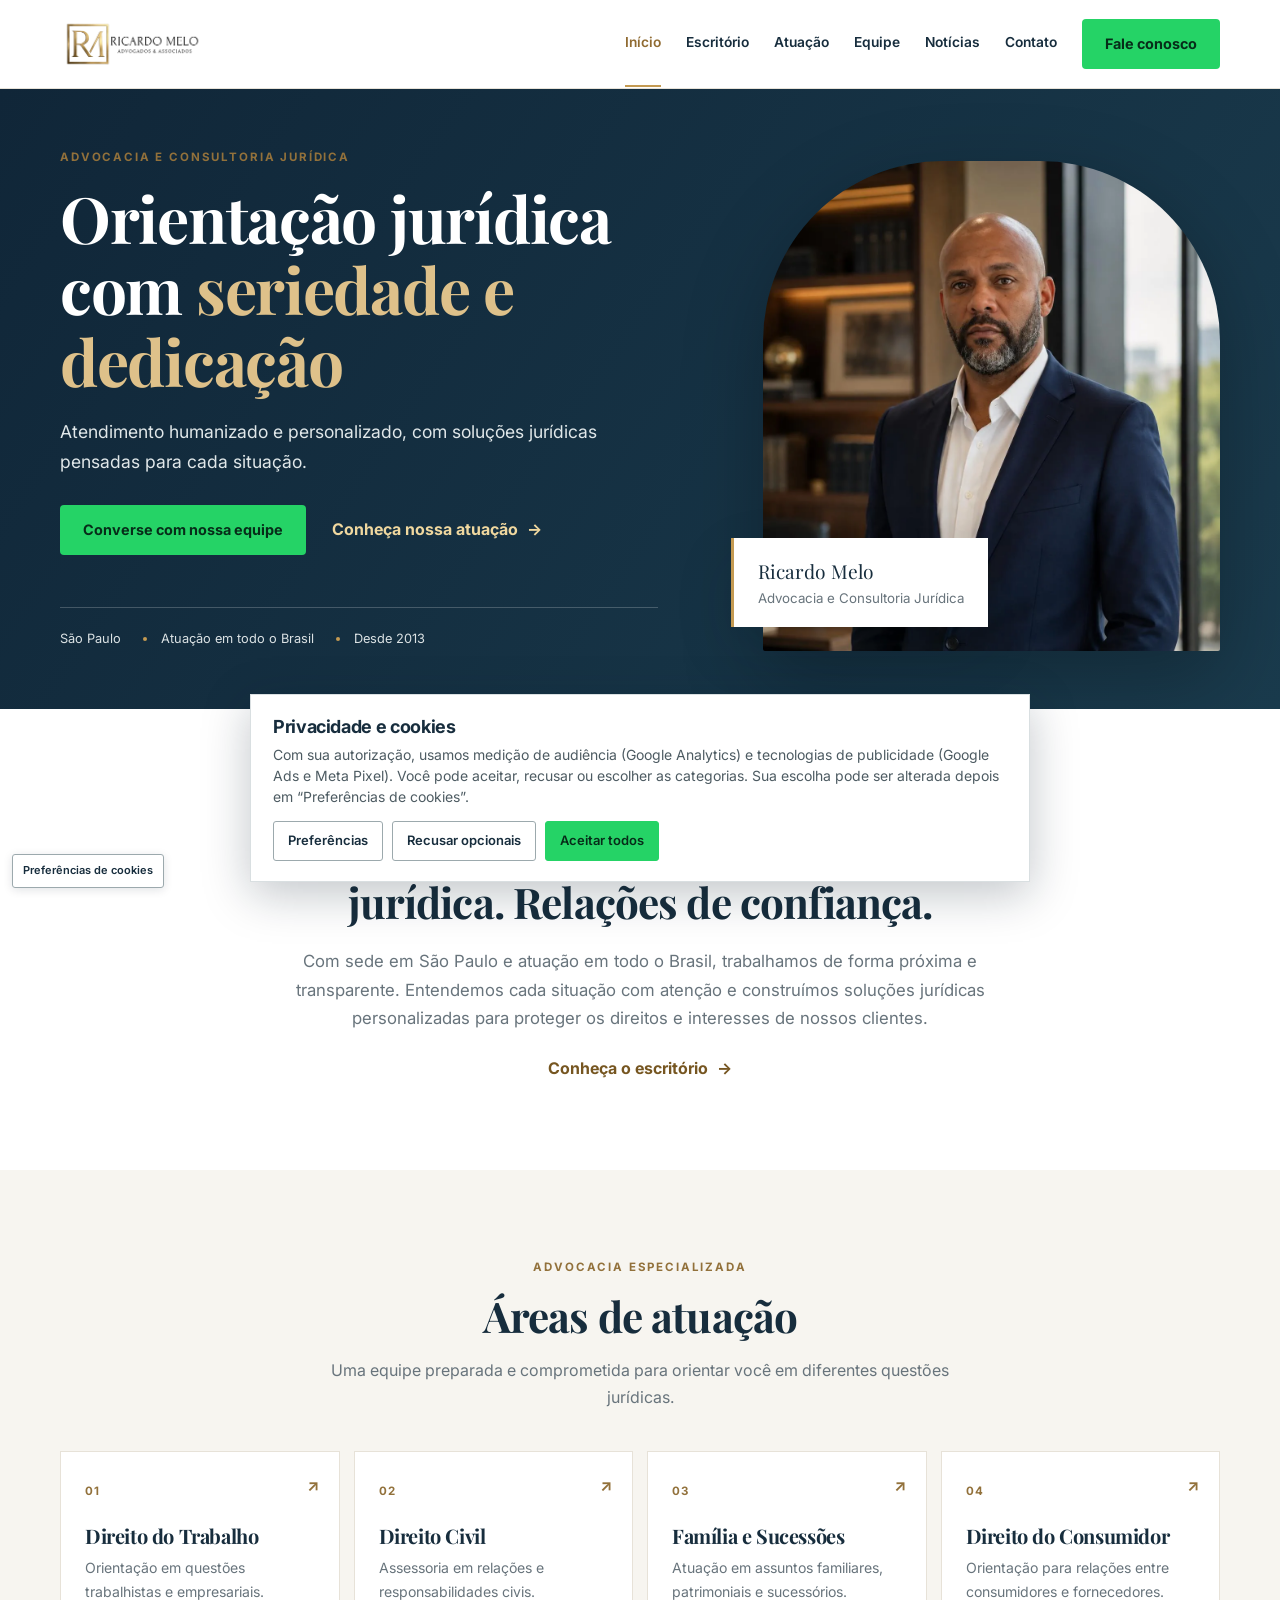
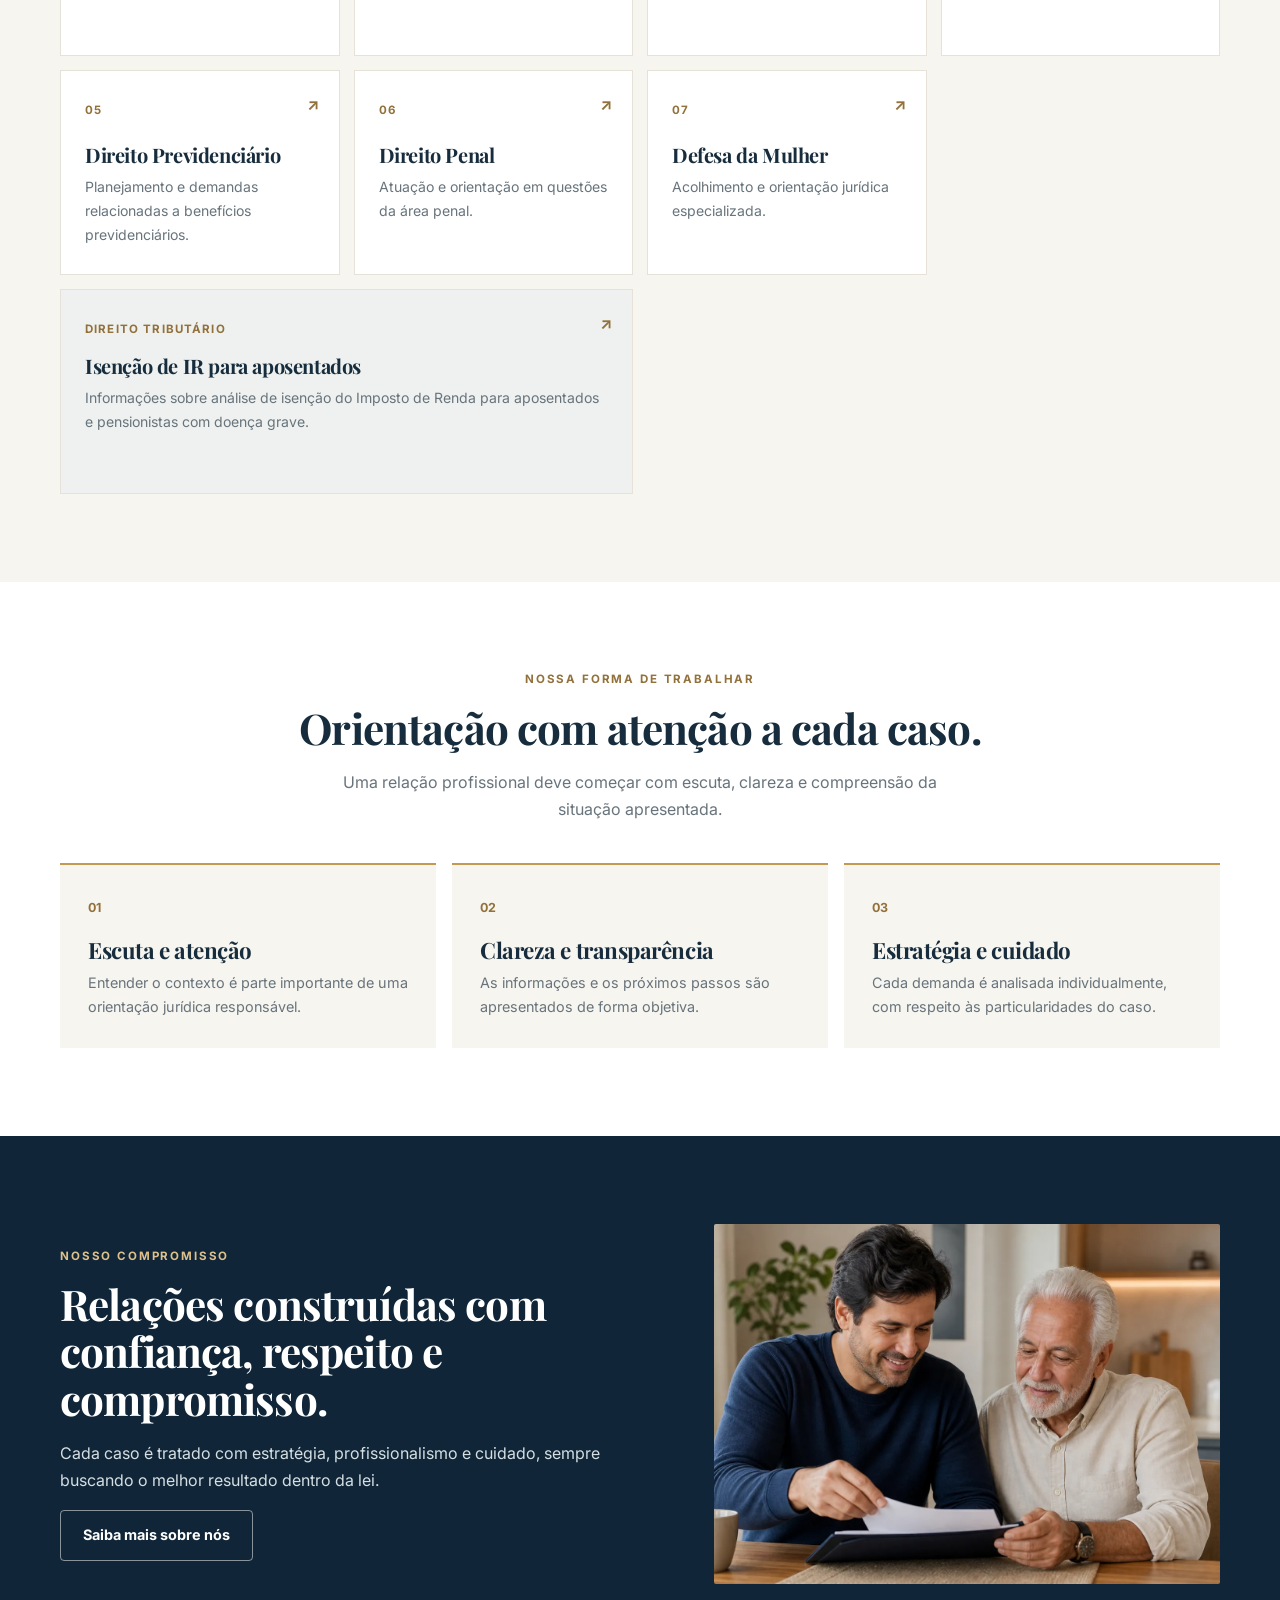
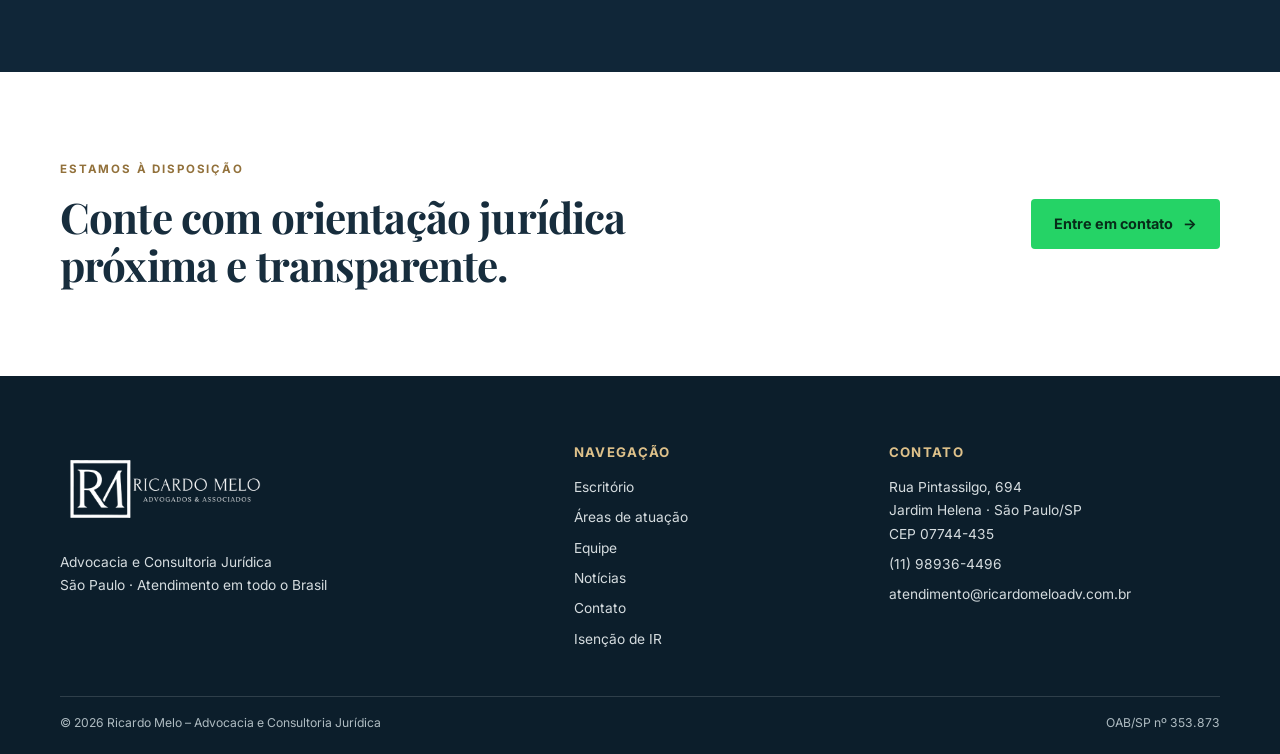
<file: index.html>
<!doctype html>
<html lang="pt-BR">
<head>
  <meta charset="utf-8">
  <meta name="viewport" content="width=device-width, initial-scale=1">
  <meta name="description" content="Ricardo Melo Advogados: advocacia e consultoria jurídica em São Paulo, com atendimento online e atuação em diversas áreas do Direito.">
  <meta property="og:title" content="Ricardo Melo Advogados | Advocacia e Consultoria Jurídica">
  <meta property="og:description" content="Atendimento humanizado e orientação jurídica personalizada.">
  <meta property="og:type" content="website">
  <title>Ricardo Melo Advogados | Advocacia e Consultoria Jurídica</title>
  <link rel="preconnect" href="https://fonts.googleapis.com">
  <link rel="preconnect" href="https://fonts.gstatic.com" crossorigin>
  <link href="https://fonts.googleapis.com/css2?family=Inter:wght@400;500;600;700&family=Playfair+Display:wght@500;600;700&display=swap" rel="stylesheet">
  <link rel="stylesheet" href="site.css">
  <link rel="stylesheet" href="assets/css/tracking.css">
  <script src="assets/js/tracking.js" defer></script>
</head>
<body>
  <a class="skip-link" href="#conteudo">Pular para o conteúdo</a>
  <header class="site-header"><div class="container header-row">
    <a class="site-brand" href="index.html" aria-label="Ricardo Melo Advogados, início"><img src="assets/images/logo-ricardo-melo.webp" width="1200" height="628" alt="Ricardo Melo Advogados e Associados"></a>
    <button class="nav-toggle" type="button" aria-expanded="false" aria-controls="site-nav" aria-label="Abrir menu"><span></span><span></span><span></span></button>
    <nav class="site-nav" id="site-nav" aria-label="Navegação principal">
      <a aria-current="page" href="index.html">Início</a><a href="escritorio/index.html">Escritório</a><a href="atuacao/index.html">Atuação</a><a href="equipe/index.html">Equipe</a><a href="noticias/index.html">Notícias</a><a href="contato/index.html">Contato</a>
      <a class="button button-green" href="https://api.whatsapp.com/send?phone=5511989364496" target="_blank" rel="noopener noreferrer">Fale conosco</a>
    </nav>
  </div></header>
  <main id="conteudo">
    <section class="home-hero"><div class="container hero-layout">
      <div class="hero-copy"><span class="eyebrow">Advocacia e consultoria jurídica</span><h1>Orientação jurídica com <em>seriedade e dedicação</em></h1><p>Atendimento humanizado e personalizado, com soluções jurídicas pensadas para cada situação.</p><div class="hero-actions"><a class="button button-green" href="https://api.whatsapp.com/send?phone=5511989364496" target="_blank" rel="noopener noreferrer">Converse com nossa equipe</a><a class="text-link" href="atuacao/index.html">Conheça nossa atuação <span aria-hidden="true">→</span></a></div><div class="hero-proof"><span>São Paulo</span><span>Atuação em todo o Brasil</span><span>Desde 2013</span></div></div>
      <div class="hero-photo"><img src="assets/images/advogado-ricardo.webp" width="1122" height="1402" fetchpriority="high" alt="Retrato profissional do advogado Ricardo Melo"><div class="photo-caption"><span>Ricardo Melo</span><small>Advocacia e Consultoria Jurídica</small></div></div>
    </div></section>
    <section class="intro-section section"><div class="container narrow center"><span class="eyebrow">Ricardo Melo Advogados</span><h2>Atendimento próximo. Estratégia jurídica. Relações de confiança.</h2><p>Com sede em São Paulo e atuação em todo o Brasil, trabalhamos de forma próxima e transparente. Entendemos cada situação com atenção e construímos soluções jurídicas personalizadas para proteger os direitos e interesses de nossos clientes.</p><a class="text-link" href="escritorio/index.html">Conheça o escritório <span aria-hidden="true">→</span></a></div></section>
    <section class="areas-section section"><div class="container"><div class="section-heading"><span class="eyebrow">Advocacia especializada</span><h2>Áreas de atuação</h2><p>Uma equipe preparada e comprometida para orientar você em diferentes questões jurídicas.</p></div><div class="area-grid">
      <a class="area-card" data-practice-area="trabalhista" href="atuacao/index.html#trabalhista"><span>01</span><h3>Direito do Trabalho</h3><p>Orientação em questões trabalhistas e empresariais.</p><b aria-hidden="true">↗</b></a>
      <a class="area-card" data-practice-area="civil" href="atuacao/index.html#civil"><span>02</span><h3>Direito Civil</h3><p>Assessoria em relações e responsabilidades civis.</p><b aria-hidden="true">↗</b></a>
      <a class="area-card" data-practice-area="familia" href="atuacao/index.html#familia"><span>03</span><h3>Família e Sucessões</h3><p>Atuação em assuntos familiares, patrimoniais e sucessórios.</p><b aria-hidden="true">↗</b></a>
      <a class="area-card" data-practice-area="consumidor" href="atuacao/index.html#consumidor"><span>04</span><h3>Direito do Consumidor</h3><p>Orientação para relações entre consumidores e fornecedores.</p><b aria-hidden="true">↗</b></a>
      <a class="area-card" data-practice-area="previdenciario" href="atuacao/index.html#previdenciario"><span>05</span><h3>Direito Previdenciário</h3><p>Planejamento e demandas relacionadas a benefícios previdenciários.</p><b aria-hidden="true">↗</b></a>
      <a class="area-card" data-practice-area="penal" href="atuacao/index.html#penal"><span>06</span><h3>Direito Penal</h3><p>Atuação e orientação em questões da área penal.</p><b aria-hidden="true">↗</b></a>
      <a class="area-card" data-practice-area="defesa_da_mulher" href="atuacao/index.html#defesa-da-mulher"><span>07</span><h3>Defesa da Mulher</h3><p>Acolhimento e orientação jurídica especializada.</p><b aria-hidden="true">↗</b></a>
      <a class="area-card area-feature" data-practice-area="tributario" href="isencao-ir-aposentados/index.html"><span>Direito Tributário</span><h3>Isenção de IR para aposentados</h3><p>Informações sobre análise de isenção do Imposto de Renda para aposentados e pensionistas com doença grave.</p><b aria-hidden="true">↗</b></a>
    </div></div></section>
    <section class="service-approach section"><div class="container"><div class="section-heading"><span class="eyebrow">Nossa forma de trabalhar</span><h2>Orientação com atenção a cada caso.</h2><p>Uma relação profissional deve começar com escuta, clareza e compreensão da situação apresentada.</p></div><div class="approach-grid"><article><span>01</span><h3>Escuta e atenção</h3><p>Entender o contexto é parte importante de uma orientação jurídica responsável.</p></article><article><span>02</span><h3>Clareza e transparência</h3><p>As informações e os próximos passos são apresentados de forma objetiva.</p></article><article><span>03</span><h3>Estratégia e cuidado</h3><p>Cada demanda é analisada individualmente, com respeito às particularidades do caso.</p></article></div></div></section>
    <section class="values-section section"><div class="container values-layout"><div><span class="eyebrow eyebrow-light">Nosso compromisso</span><h2>Relações construídas com confiança, respeito e compromisso.</h2><p>Cada caso é tratado com estratégia, profissionalismo e cuidado, sempre buscando o melhor resultado dentro da lei.</p><a class="button button-outline" href="escritorio/index.html">Saiba mais sobre nós</a></div><img src="assets/images/familia-orientacao.webp" width="1706" height="922" loading="lazy" alt="Familiar apoiando uma pessoa durante uma orientação online"></div></section>
    <section class="section"><div class="container contact-strip"><div><span class="eyebrow">Estamos à disposição</span><h2>Conte com orientação jurídica próxima e transparente.</h2></div><a class="button button-green" href="contato/index.html">Entre em contato <span aria-hidden="true">→</span></a></div></section>
  </main>
  <footer class="site-footer"><div class="container footer-columns"><div><a href="index.html"><img class="footer-logo" src="assets/images/logo-ricardo-melo.webp" width="1200" height="628" loading="lazy" alt="Ricardo Melo Advogados e Associados"></a><p>Advocacia e Consultoria Jurídica<br>São Paulo · Atendimento em todo o Brasil</p></div><div><h2>Navegação</h2><a href="escritorio/index.html">Escritório</a><a href="atuacao/index.html">Áreas de atuação</a><a href="equipe/index.html">Equipe</a><a href="noticias/index.html">Notícias</a><a href="contato/index.html">Contato</a><a href="isencao-ir-aposentados/index.html">Isenção de IR</a></div><div><h2>Contato</h2><p>Rua Pintassilgo, 694<br>Jardim Helena · São Paulo/SP<br>CEP 07744-435</p><a href="tel:+5511989364496">(11) 98936-4496</a><a href="mailto:atendimento@ricardomeloadv.com.br">atendimento@ricardomeloadv.com.br</a></div></div><div class="container footer-bottom"><span>© 2026 Ricardo Melo – Advocacia e Consultoria Jurídica</span><span>OAB/SP nº 353.873</span></div></footer>
  <script src="site.js" defer></script>
</body></html>
</file>
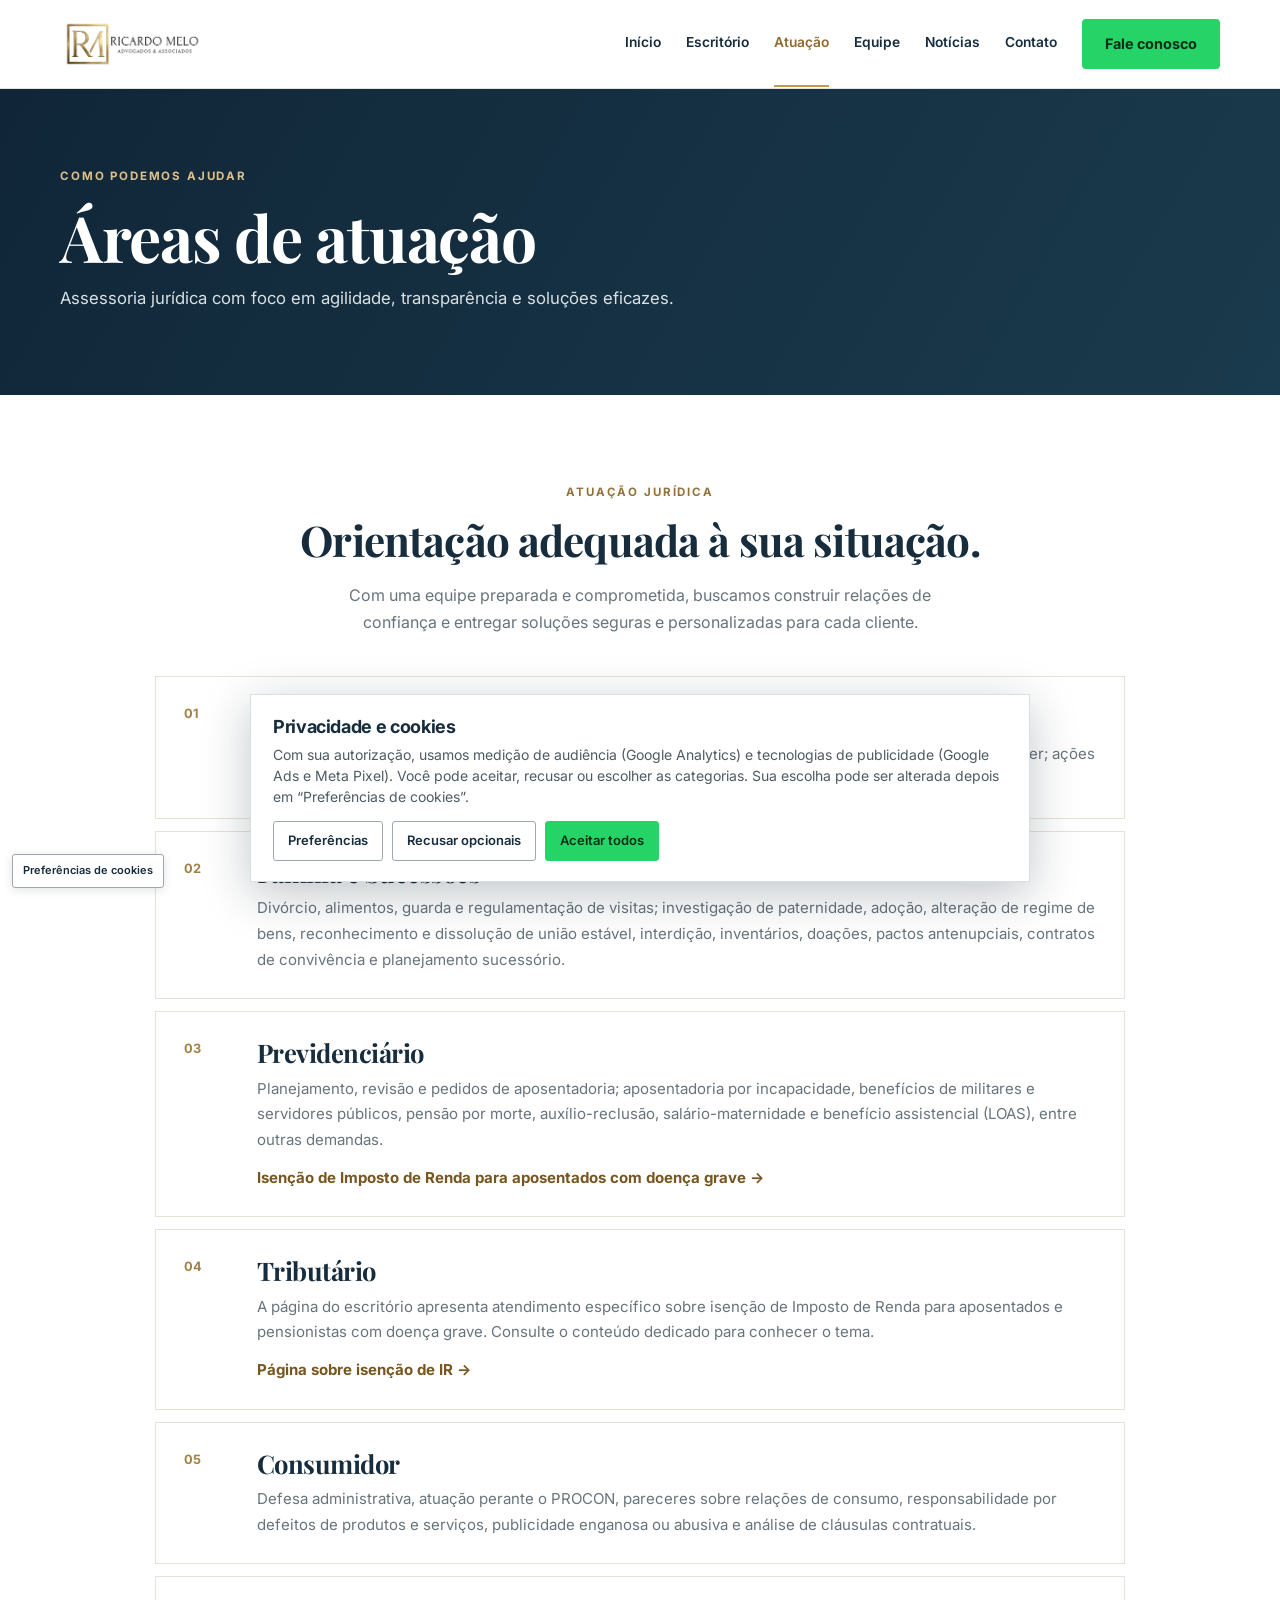
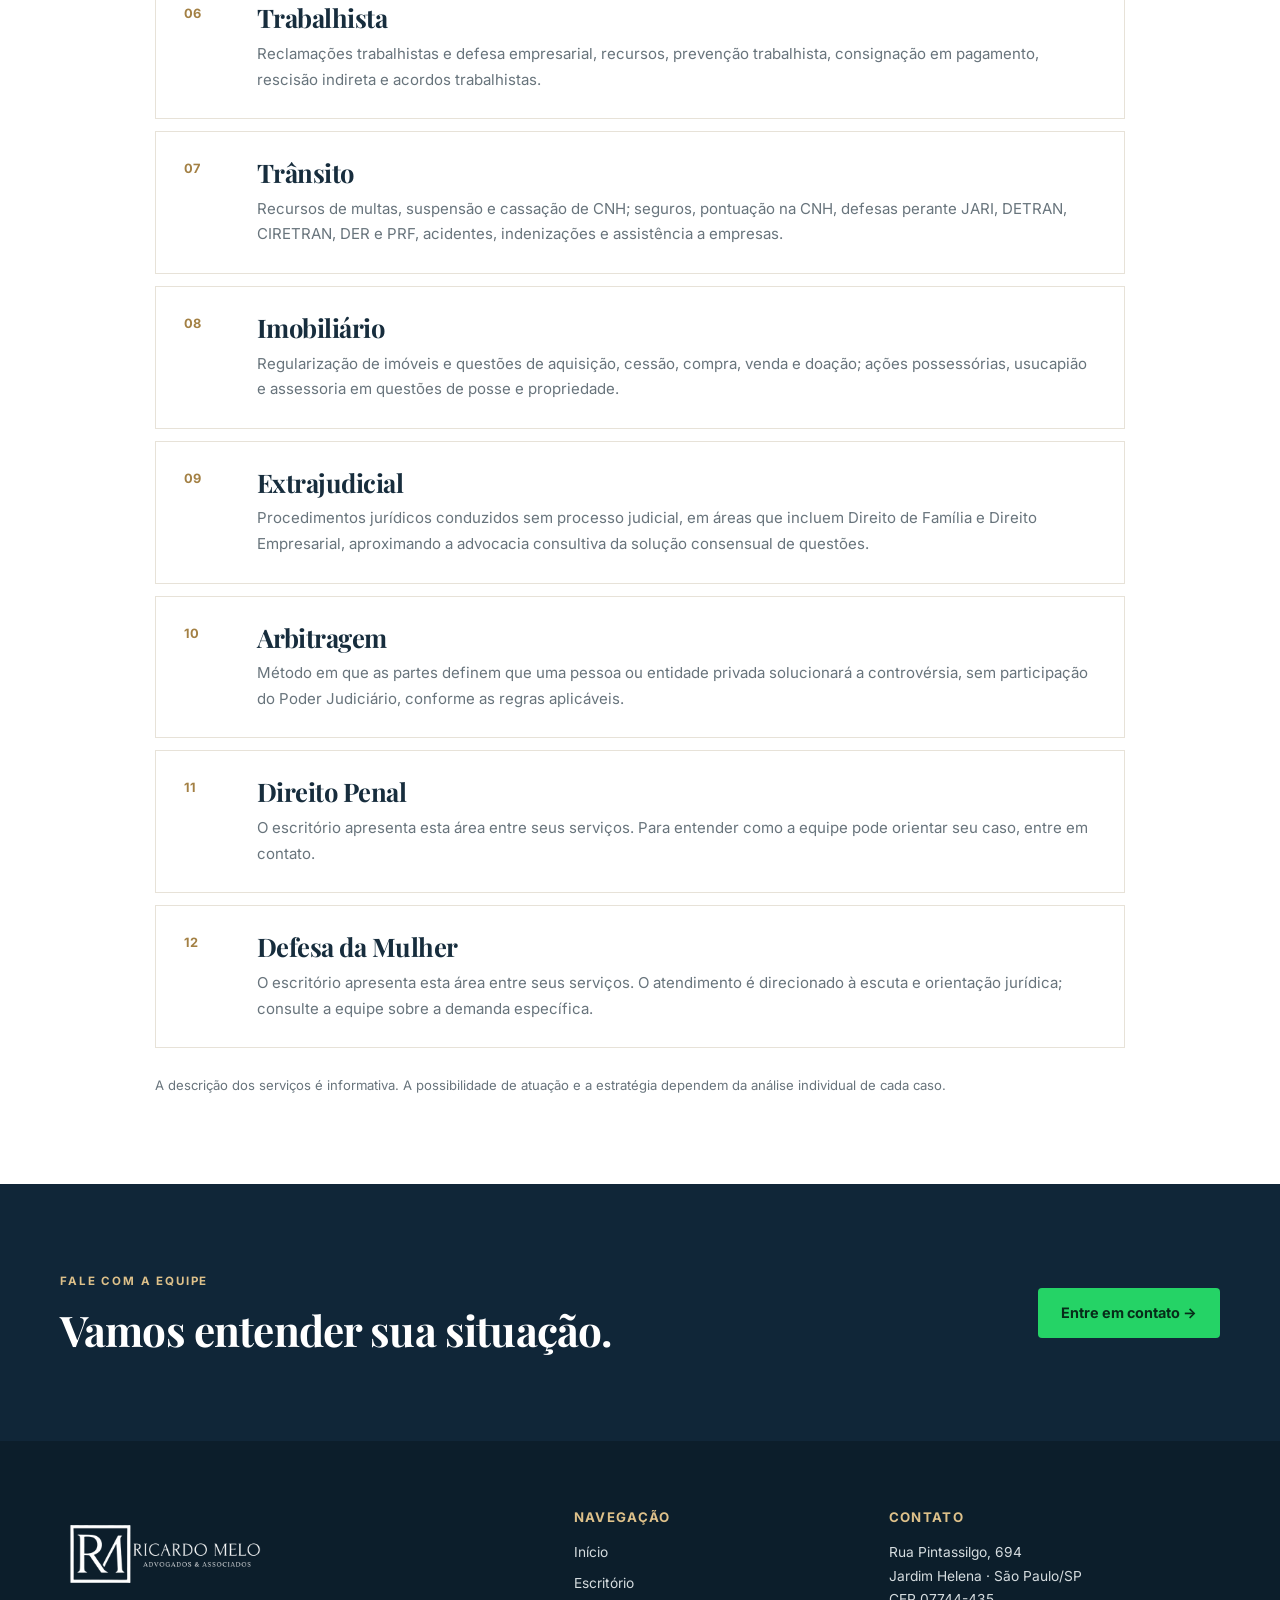
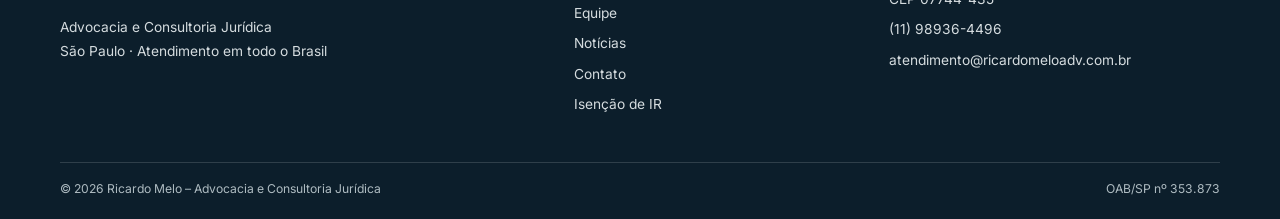
<file: atuacao/index.html>
<!doctype html>
<html lang="pt-BR"><head><meta charset="utf-8"><meta name="viewport" content="width=device-width, initial-scale=1"><meta name="description" content="Conheça as áreas de atuação do escritório Ricardo Melo Advogados."><title>Áreas de Atuação | Ricardo Melo Advogados</title><link rel="preconnect" href="https://fonts.googleapis.com"><link rel="preconnect" href="https://fonts.gstatic.com" crossorigin><link href="https://fonts.googleapis.com/css2?family=Inter:wght@400;500;600;700&family=Playfair+Display:wght@500;600;700&display=swap" rel="stylesheet"><link rel="stylesheet" href="../site.css"><link rel="stylesheet" href="../assets/css/tracking.css"><script src="../assets/js/tracking.js" defer></script></head>
<body><a class="skip-link" href="#conteudo">Pular para o conteúdo</a><header class="site-header"><div class="container header-row"><a class="site-brand" href="../index.html" aria-label="Início"><img src="../assets/images/logo-ricardo-melo.webp" width="1200" height="628" alt="Ricardo Melo Advogados e Associados"></a><button class="nav-toggle" aria-expanded="false" aria-controls="site-nav" aria-label="Abrir menu"><span></span><span></span><span></span></button><nav class="site-nav" id="site-nav" aria-label="Navegação principal"><a href="../index.html">Início</a><a href="../escritorio/index.html">Escritório</a><a aria-current="page" href="index.html">Atuação</a><a href="../equipe/index.html">Equipe</a><a href="../noticias/index.html">Notícias</a><a href="../contato/index.html">Contato</a><a class="button button-green" href="https://api.whatsapp.com/send?phone=5511989364496" target="_blank" rel="noopener noreferrer">Fale conosco</a></nav></div></header>
<main id="conteudo"><section class="page-hero"><div class="container"><span class="eyebrow eyebrow-light">Como podemos ajudar</span><h1>Áreas de atuação</h1><p>Assessoria jurídica com foco em agilidade, transparência e soluções eficazes.</p></div></section><section class="section"><div class="container"><div class="section-heading"><span class="eyebrow">Atuação jurídica</span><h2>Orientação adequada à sua situação.</h2><p>Com uma equipe preparada e comprometida, buscamos construir relações de confiança e entregar soluções seguras e personalizadas para cada cliente.</p></div><div class="practice-list">
<article class="practice-card" id="civil" data-practice-area="civil"><span>01</span><div><h2>Cível</h2><p>Ações de reparação por danos morais, materiais e estéticos; obrigações de dar, pagar, fazer ou deixar de fazer; ações indenizatórias e questões cíveis decorrentes de relações entre particulares, contratuais ou não.</p></div></article>
<article class="practice-card" id="familia" data-practice-area="familia"><span>02</span><div><h2>Família e Sucessões</h2><p>Divórcio, alimentos, guarda e regulamentação de visitas; investigação de paternidade, adoção, alteração de regime de bens, reconhecimento e dissolução de união estável, interdição, inventários, doações, pactos antenupciais, contratos de convivência e planejamento sucessório.</p></div></article>
<article class="practice-card" id="previdenciario" data-practice-area="previdenciario"><span>03</span><div><h2>Previdenciário</h2><p>Planejamento, revisão e pedidos de aposentadoria; aposentadoria por incapacidade, benefícios de militares e servidores públicos, pensão por morte, auxílio-reclusão, salário-maternidade e benefício assistencial (LOAS), entre outras demandas.</p><p class="related-link"><a href="../isencao-ir-aposentados/index.html">Isenção de Imposto de Renda para aposentados com doença grave →</a></p></div></article>
<article class="practice-card" id="tributario" data-practice-area="tributario"><span>04</span><div><h2>Tributário</h2><p>A página do escritório apresenta atendimento específico sobre isenção de Imposto de Renda para aposentados e pensionistas com doença grave. Consulte o conteúdo dedicado para conhecer o tema.</p><p class="related-link"><a href="../isencao-ir-aposentados/index.html">Página sobre isenção de IR →</a></p></div></article>
<article class="practice-card" id="consumidor" data-practice-area="consumidor"><span>05</span><div><h2>Consumidor</h2><p>Defesa administrativa, atuação perante o PROCON, pareceres sobre relações de consumo, responsabilidade por defeitos de produtos e serviços, publicidade enganosa ou abusiva e análise de cláusulas contratuais.</p></div></article>
<article class="practice-card" id="trabalhista" data-practice-area="trabalhista"><span>06</span><div><h2>Trabalhista</h2><p>Reclamações trabalhistas e defesa empresarial, recursos, prevenção trabalhista, consignação em pagamento, rescisão indireta e acordos trabalhistas.</p></div></article>
<article class="practice-card" id="transito" data-practice-area="transito"><span>07</span><div><h2>Trânsito</h2><p>Recursos de multas, suspensão e cassação de CNH; seguros, pontuação na CNH, defesas perante JARI, DETRAN, CIRETRAN, DER e PRF, acidentes, indenizações e assistência a empresas.</p></div></article>
<article class="practice-card" id="imobiliario" data-practice-area="imobiliario"><span>08</span><div><h2>Imobiliário</h2><p>Regularização de imóveis e questões de aquisição, cessão, compra, venda e doação; ações possessórias, usucapião e assessoria em questões de posse e propriedade.</p></div></article>
<article class="practice-card" id="extrajudicial" data-practice-area="extrajudicial"><span>09</span><div><h2>Extrajudicial</h2><p>Procedimentos jurídicos conduzidos sem processo judicial, em áreas que incluem Direito de Família e Direito Empresarial, aproximando a advocacia consultiva da solução consensual de questões.</p></div></article>
<article class="practice-card" id="arbitragem" data-practice-area="arbitragem"><span>10</span><div><h2>Arbitragem</h2><p>Método em que as partes definem que uma pessoa ou entidade privada solucionará a controvérsia, sem participação do Poder Judiciário, conforme as regras aplicáveis.</p></div></article>
<article class="practice-card" id="penal" data-practice-area="penal"><span>11</span><div><h2>Direito Penal</h2><p>O escritório apresenta esta área entre seus serviços. Para entender como a equipe pode orientar seu caso, entre em contato.</p></div></article>
<article class="practice-card" id="defesa-da-mulher" data-practice-area="defesa_da_mulher"><span>12</span><div><h2>Defesa da Mulher</h2><p>O escritório apresenta esta área entre seus serviços. O atendimento é direcionado à escuta e orientação jurídica; consulte a equipe sobre a demanda específica.</p></div></article>
</div><p class="editorial-note">A descrição dos serviços é informativa. A possibilidade de atuação e a estratégia dependem da análise individual de cada caso.</p></div></section><section class="section values-section"><div class="container contact-strip"><div><span class="eyebrow eyebrow-light">Fale com a equipe</span><h2>Vamos entender sua situação.</h2></div><a class="button button-green" href="../contato/index.html">Entre em contato →</a></div></section></main>
<footer class="site-footer"><div class="container footer-columns"><div><a href="../index.html"><img class="footer-logo" src="../assets/images/logo-ricardo-melo.webp" width="1200" height="628" loading="lazy" alt="Ricardo Melo Advogados e Associados"></a><p>Advocacia e Consultoria Jurídica<br>São Paulo · Atendimento em todo o Brasil</p></div><div><h2>Navegação</h2><a href="../index.html">Início</a><a href="../escritorio/index.html">Escritório</a><a href="../equipe/index.html">Equipe</a><a href="../noticias/index.html">Notícias</a><a href="../contato/index.html">Contato</a><a href="../isencao-ir-aposentados/index.html">Isenção de IR</a></div><div><h2>Contato</h2><p>Rua Pintassilgo, 694<br>Jardim Helena · São Paulo/SP<br>CEP 07744-435</p><a href="tel:+5511989364496">(11) 98936-4496</a><a href="mailto:atendimento@ricardomeloadv.com.br">atendimento@ricardomeloadv.com.br</a></div></div><div class="container footer-bottom"><span>© 2026 Ricardo Melo – Advocacia e Consultoria Jurídica</span><span>OAB/SP nº 353.873</span></div></footer><script src="../site.js" defer></script></body></html>
</file>
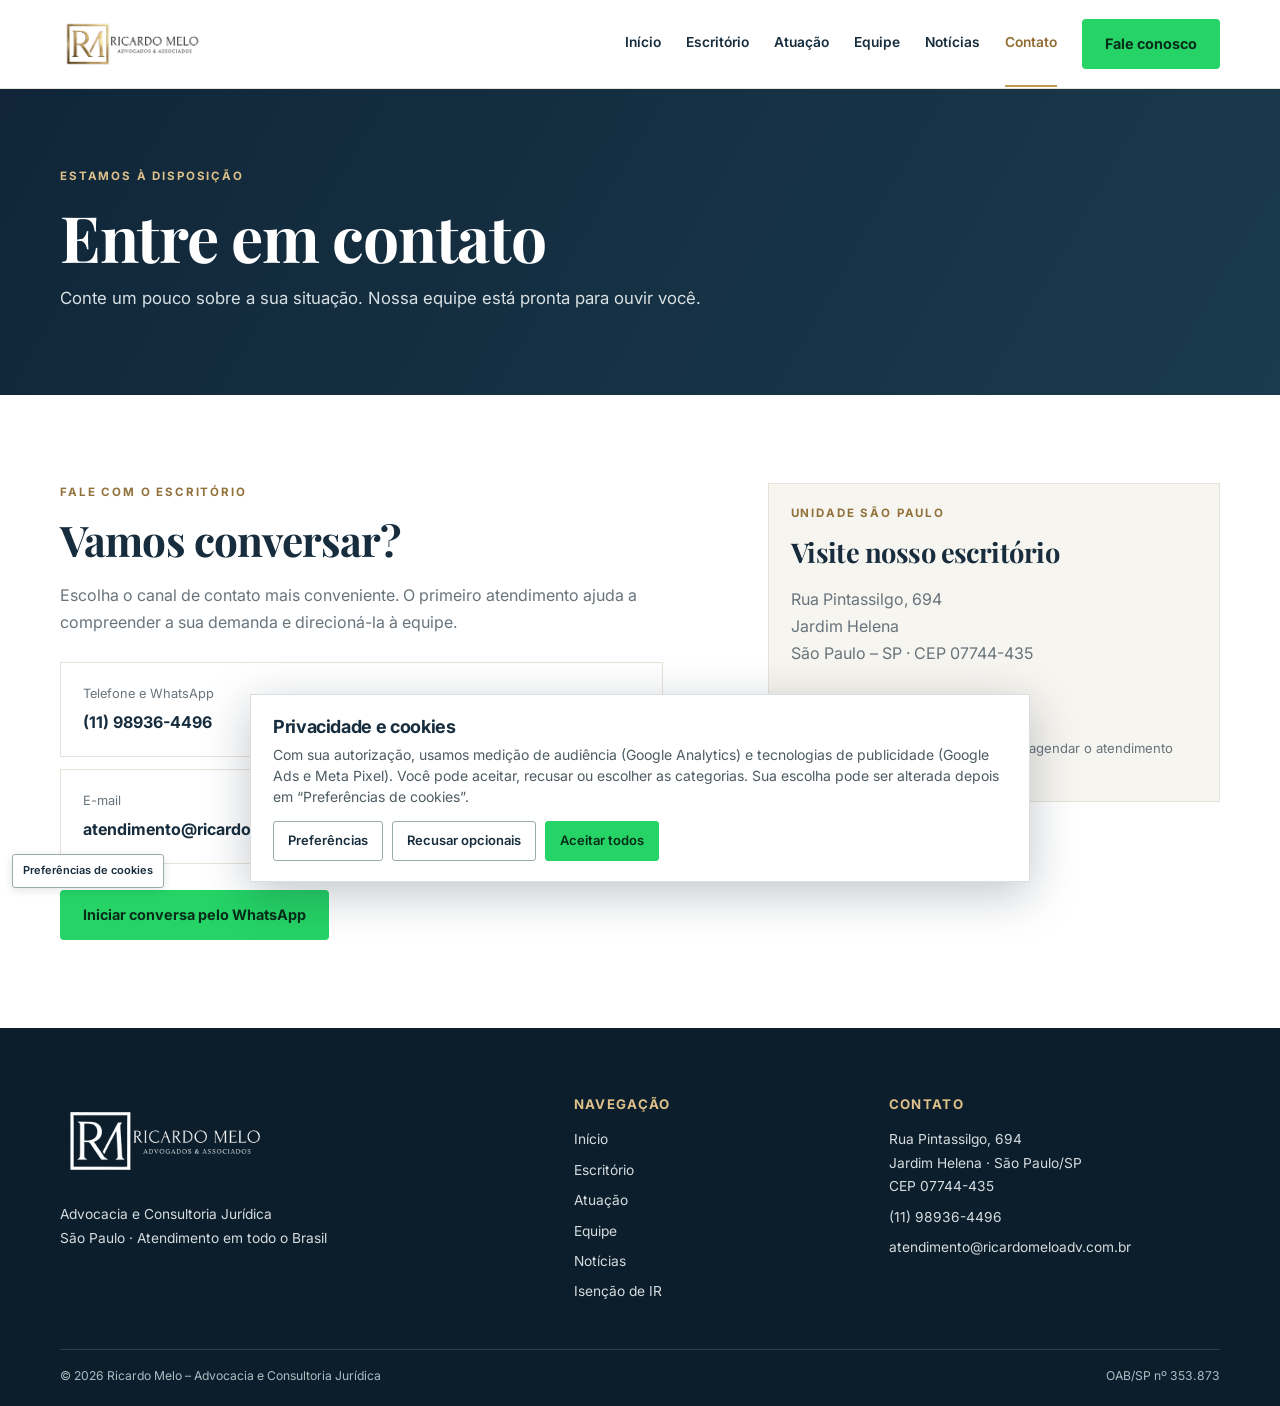
<file: contato/index.html>
<!doctype html>
<html lang="pt-BR"><head><meta charset="utf-8"><meta name="viewport" content="width=device-width, initial-scale=1"><meta name="description" content="Entre em contato com o escritório Ricardo Melo Advogados, em São Paulo. Atendimento por telefone, e-mail e WhatsApp."><title>Contato | Ricardo Melo Advogados</title><link rel="preconnect" href="https://fonts.googleapis.com"><link rel="preconnect" href="https://fonts.gstatic.com" crossorigin><link href="https://fonts.googleapis.com/css2?family=Inter:wght@400;500;600;700&family=Playfair+Display:wght@500;600;700&display=swap" rel="stylesheet"><link rel="stylesheet" href="../site.css"><link rel="stylesheet" href="../assets/css/tracking.css"><script src="../assets/js/tracking.js" defer></script></head>
<body><a class="skip-link" href="#conteudo">Pular para o conteúdo</a><header class="site-header"><div class="container header-row"><a class="site-brand" href="../index.html" aria-label="Início"><img src="../assets/images/logo-ricardo-melo.webp" width="1200" height="628" alt="Ricardo Melo Advogados e Associados"></a><button class="nav-toggle" aria-expanded="false" aria-controls="site-nav" aria-label="Abrir menu"><span></span><span></span><span></span></button><nav class="site-nav" id="site-nav" aria-label="Navegação principal"><a href="../index.html">Início</a><a href="../escritorio/index.html">Escritório</a><a href="../atuacao/index.html">Atuação</a><a href="../equipe/index.html">Equipe</a><a href="../noticias/index.html">Notícias</a><a aria-current="page" href="index.html">Contato</a><a class="button button-green" href="https://api.whatsapp.com/send?phone=5511989364496" target="_blank" rel="noopener noreferrer">Fale conosco</a></nav></div></header>
<main id="conteudo"><section class="page-hero"><div class="container"><span class="eyebrow eyebrow-light">Estamos à disposição</span><h1>Entre em contato</h1><p>Conte um pouco sobre a sua situação. Nossa equipe está pronta para ouvir você.</p></div></section><section class="section"><div class="container contact-layout"><div><span class="eyebrow">Fale com o escritório</span><h2>Vamos conversar?</h2><p>Escolha o canal de contato mais conveniente. O primeiro atendimento ajuda a compreender a sua demanda e direcioná-la à equipe.</p><div class="contact-methods"><a href="tel:+5511989364496"><span>Telefone e WhatsApp</span><strong>(11) 98936-4496</strong></a><a href="mailto:atendimento@ricardomeloadv.com.br"><span>E-mail</span><strong>atendimento@ricardomeloadv.com.br</strong></a></div><a class="button button-green" href="https://api.whatsapp.com/send?phone=5511989364496" target="_blank" rel="noopener noreferrer">Iniciar conversa pelo WhatsApp</a></div><aside class="address-card"><span class="eyebrow">Unidade São Paulo</span><h2>Visite nosso escritório</h2><address>Rua Pintassilgo, 694<br>Jardim Helena<br>São Paulo – SP · CEP 07744-435</address><a class="text-link" href="https://maps.google.com/?q=Rua+Pintassilgo,+694,+Jardim+Helena,+SP" target="_blank" rel="noopener noreferrer">Ver endereço no mapa ↗</a><p class="editorial-note">Recomendamos confirmar o horário e agendar o atendimento antes da visita.</p></aside></div></section></main>
<footer class="site-footer"><div class="container footer-columns"><div><a href="../index.html"><img class="footer-logo" src="../assets/images/logo-ricardo-melo.webp" width="1200" height="628" loading="lazy" alt="Ricardo Melo Advogados e Associados"></a><p>Advocacia e Consultoria Jurídica<br>São Paulo · Atendimento em todo o Brasil</p></div><div><h2>Navegação</h2><a href="../index.html">Início</a><a href="../escritorio/index.html">Escritório</a><a href="../atuacao/index.html">Atuação</a><a href="../equipe/index.html">Equipe</a><a href="../noticias/index.html">Notícias</a><a href="../isencao-ir-aposentados/index.html">Isenção de IR</a></div><div><h2>Contato</h2><p>Rua Pintassilgo, 694<br>Jardim Helena · São Paulo/SP<br>CEP 07744-435</p><a href="tel:+5511989364496">(11) 98936-4496</a><a href="mailto:atendimento@ricardomeloadv.com.br">atendimento@ricardomeloadv.com.br</a></div></div><div class="container footer-bottom"><span>© 2026 Ricardo Melo – Advocacia e Consultoria Jurídica</span><span>OAB/SP nº 353.873</span></div></footer><script src="../site.js" defer></script></body></html>
</file>
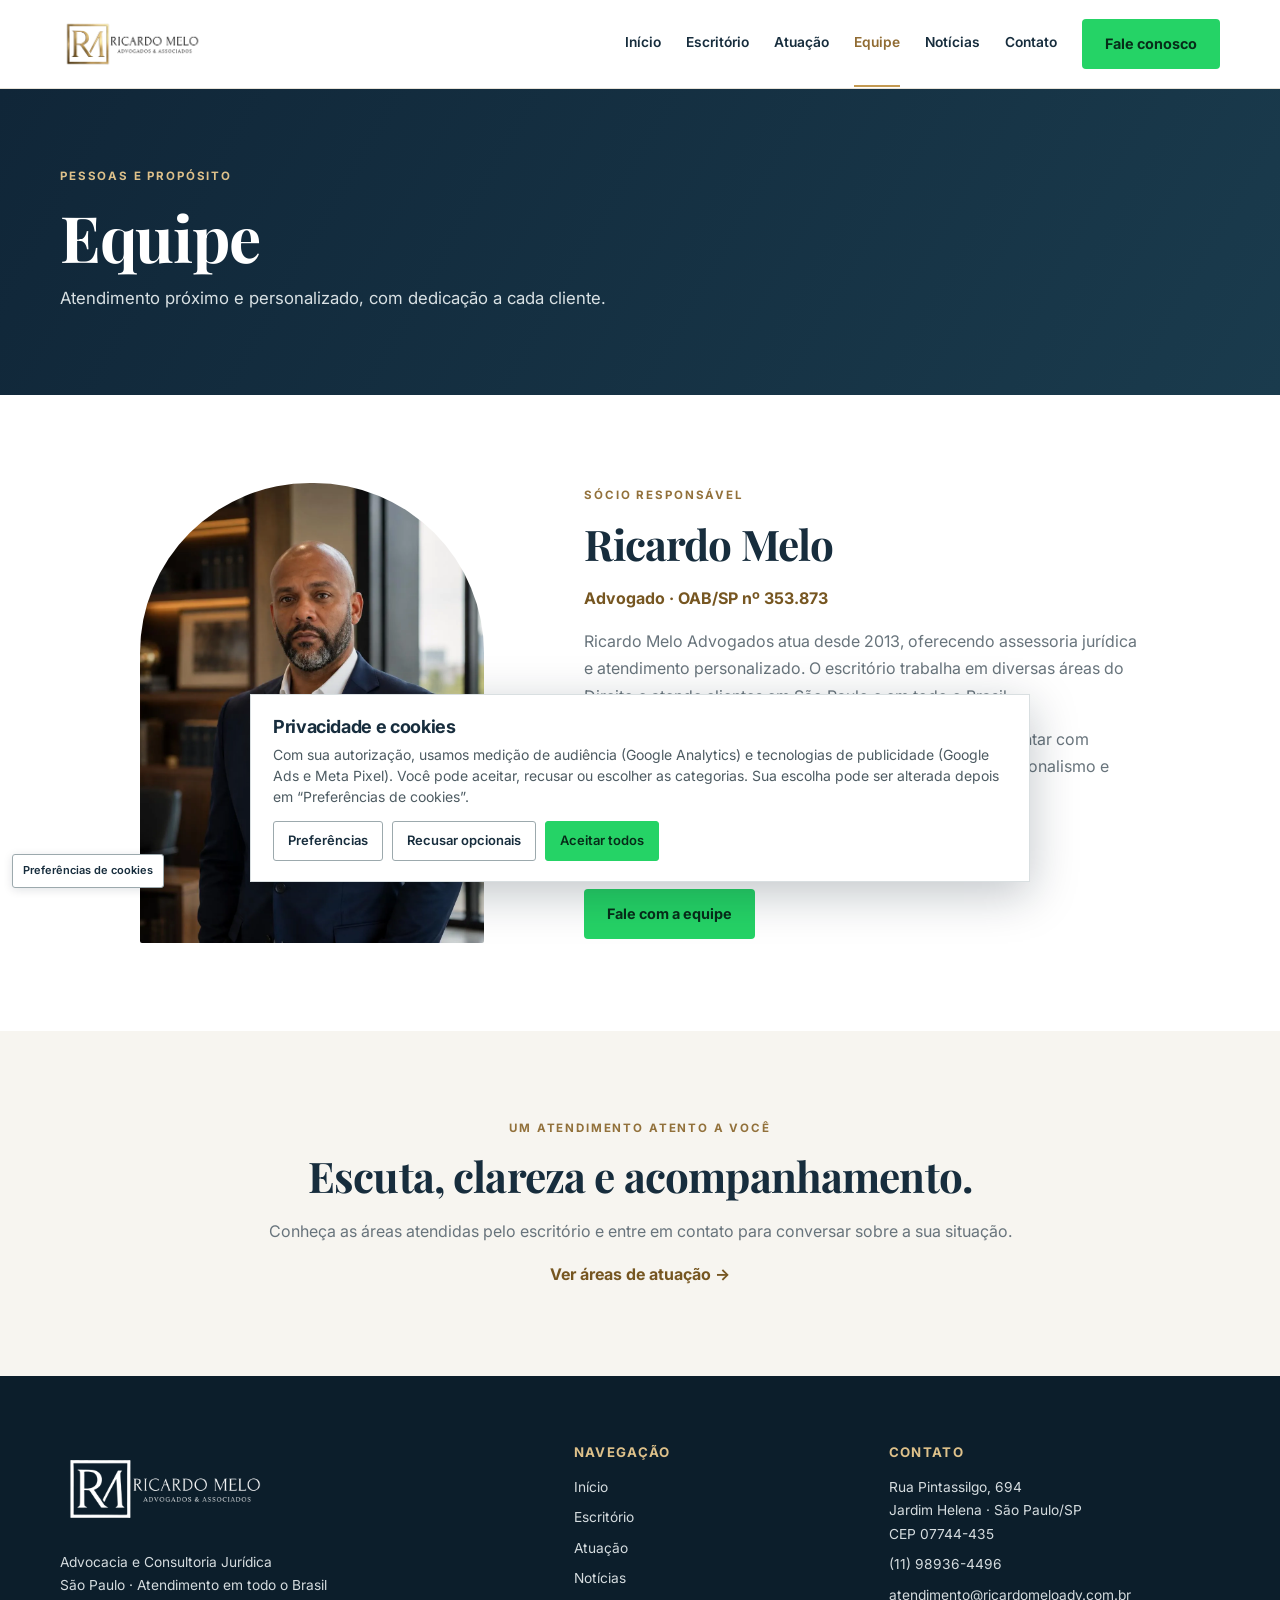
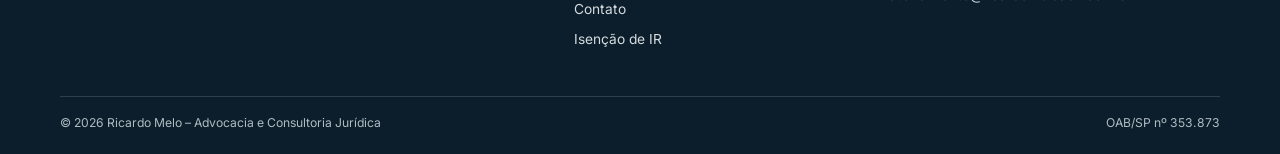
<file: equipe/index.html>
<!doctype html>
<html lang="pt-BR"><head><meta charset="utf-8"><meta name="viewport" content="width=device-width, initial-scale=1"><meta name="description" content="Conheça o advogado responsável pelo escritório Ricardo Melo Advogados."><title>Equipe | Ricardo Melo Advogados</title><link rel="preconnect" href="https://fonts.googleapis.com"><link rel="preconnect" href="https://fonts.gstatic.com" crossorigin><link href="https://fonts.googleapis.com/css2?family=Inter:wght@400;500;600;700&family=Playfair+Display:wght@500;600;700&display=swap" rel="stylesheet"><link rel="stylesheet" href="../site.css"><link rel="stylesheet" href="../assets/css/tracking.css"><script src="../assets/js/tracking.js" defer></script></head>
<body><a class="skip-link" href="#conteudo">Pular para o conteúdo</a><header class="site-header"><div class="container header-row"><a class="site-brand" href="../index.html" aria-label="Início"><img src="../assets/images/logo-ricardo-melo.webp" width="1200" height="628" alt="Ricardo Melo Advogados e Associados"></a><button class="nav-toggle" aria-expanded="false" aria-controls="site-nav" aria-label="Abrir menu"><span></span><span></span><span></span></button><nav class="site-nav" id="site-nav" aria-label="Navegação principal"><a href="../index.html">Início</a><a href="../escritorio/index.html">Escritório</a><a href="../atuacao/index.html">Atuação</a><a aria-current="page" href="index.html">Equipe</a><a href="../noticias/index.html">Notícias</a><a href="../contato/index.html">Contato</a><a class="button button-green" href="https://api.whatsapp.com/send?phone=5511989364496" target="_blank" rel="noopener noreferrer">Fale conosco</a></nav></div></header>
<main id="conteudo"><section class="page-hero"><div class="container"><span class="eyebrow eyebrow-light">Pessoas e propósito</span><h1>Equipe</h1><p>Atendimento próximo e personalizado, com dedicação a cada cliente.</p></div></section><section class="section"><div class="container profile-layout"><img class="profile-photo" src="../assets/images/advogado-ricardo.webp" width="1122" height="1402" fetchpriority="high" alt="Retrato profissional do advogado Ricardo Melo"><div><span class="eyebrow">Sócio responsável</span><h2>Ricardo Melo</h2><p class="profile-role">Advogado · OAB/SP nº 353.873</p><p>Ricardo Melo Advogados atua desde 2013, oferecendo assessoria jurídica e atendimento personalizado. O escritório trabalha em diversas áreas do Direito e atende clientes em São Paulo e em todo o Brasil.</p><p>A equipe busca compreender cada caso com atenção, orientar com transparência e conduzir o trabalho com estratégia, profissionalismo e cuidado.</p><div class="profile-tags"><span>OAB/SP nº 353.873</span><span>Fundado em 2013</span><span>Atuação nacional</span></div><a class="button button-green" href="../contato/index.html">Fale com a equipe</a></div></div></section><section class="section values-cards"><div class="container narrow center"><span class="eyebrow">Um atendimento atento a você</span><h2>Escuta, clareza e acompanhamento.</h2><p>Conheça as áreas atendidas pelo escritório e entre em contato para conversar sobre a sua situação.</p><a class="text-link" href="../atuacao/index.html">Ver áreas de atuação →</a></div></section></main>
<footer class="site-footer"><div class="container footer-columns"><div><a href="../index.html"><img class="footer-logo" src="../assets/images/logo-ricardo-melo.webp" width="1200" height="628" loading="lazy" alt="Ricardo Melo Advogados e Associados"></a><p>Advocacia e Consultoria Jurídica<br>São Paulo · Atendimento em todo o Brasil</p></div><div><h2>Navegação</h2><a href="../index.html">Início</a><a href="../escritorio/index.html">Escritório</a><a href="../atuacao/index.html">Atuação</a><a href="../noticias/index.html">Notícias</a><a href="../contato/index.html">Contato</a><a href="../isencao-ir-aposentados/index.html">Isenção de IR</a></div><div><h2>Contato</h2><p>Rua Pintassilgo, 694<br>Jardim Helena · São Paulo/SP<br>CEP 07744-435</p><a href="tel:+5511989364496">(11) 98936-4496</a><a href="mailto:atendimento@ricardomeloadv.com.br">atendimento@ricardomeloadv.com.br</a></div></div><div class="container footer-bottom"><span>© 2026 Ricardo Melo – Advocacia e Consultoria Jurídica</span><span>OAB/SP nº 353.873</span></div></footer><script src="../site.js" defer></script></body></html>
</file>
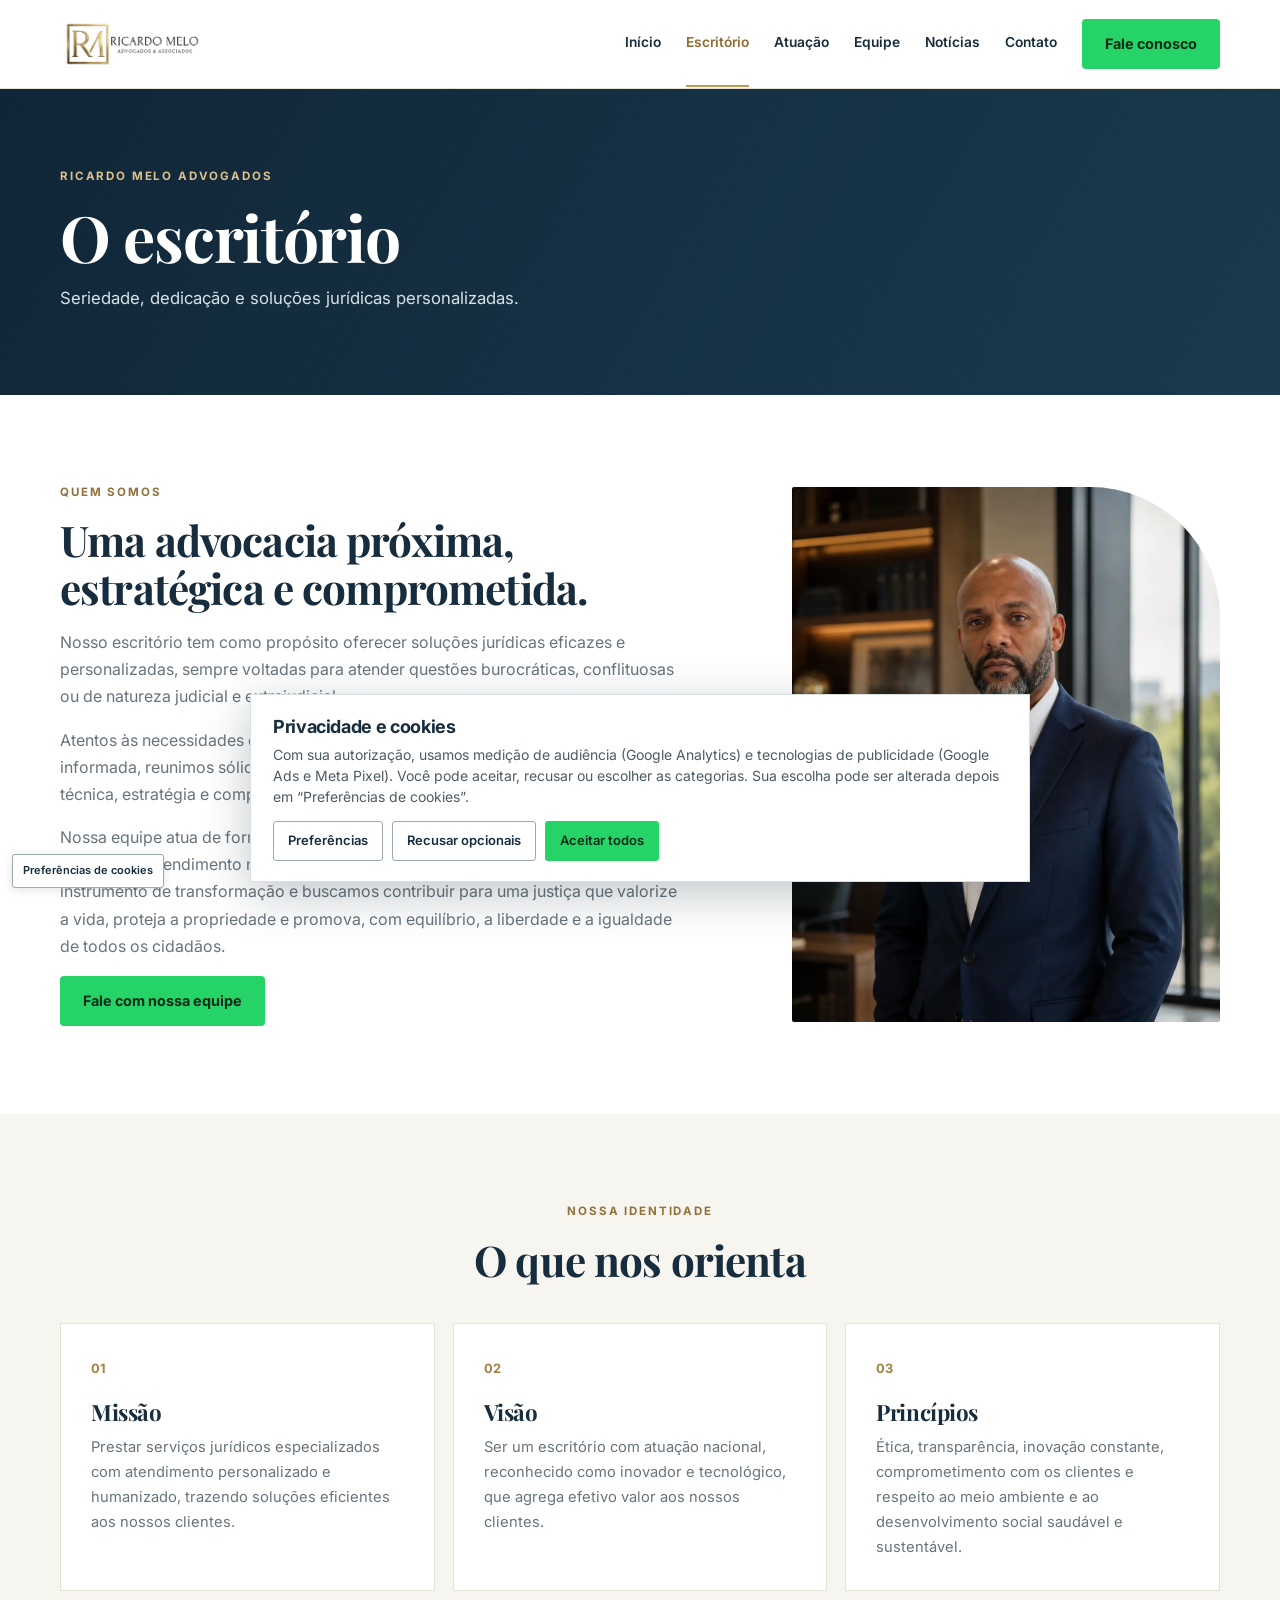
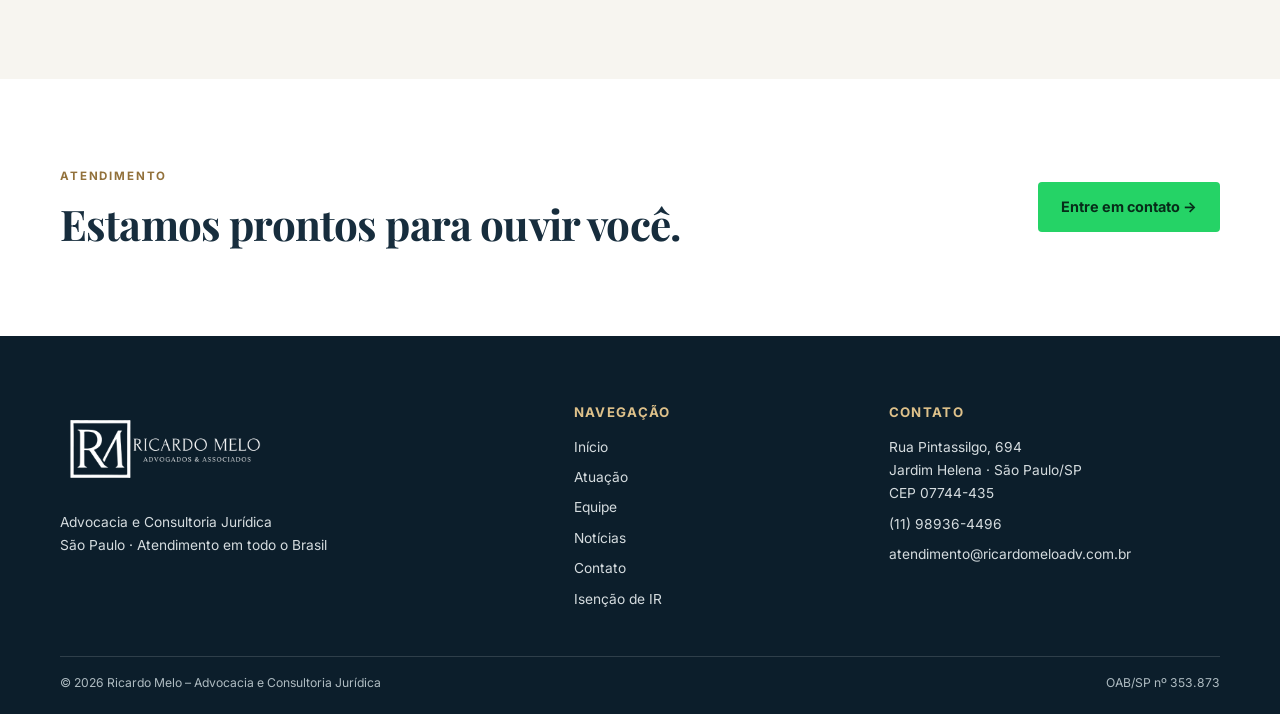
<file: escritorio/index.html>
<!doctype html>
<html lang="pt-BR"><head><meta charset="utf-8"><meta name="viewport" content="width=device-width, initial-scale=1"><meta name="description" content="Conheça a missão, a visão e os princípios do escritório Ricardo Melo Advogados."><title>O Escritório | Ricardo Melo Advogados</title><link rel="preconnect" href="https://fonts.googleapis.com"><link rel="preconnect" href="https://fonts.gstatic.com" crossorigin><link href="https://fonts.googleapis.com/css2?family=Inter:wght@400;500;600;700&family=Playfair+Display:wght@500;600;700&display=swap" rel="stylesheet"><link rel="stylesheet" href="../site.css"><link rel="stylesheet" href="../assets/css/tracking.css"><script src="../assets/js/tracking.js" defer></script></head>
<body><a class="skip-link" href="#conteudo">Pular para o conteúdo</a><header class="site-header"><div class="container header-row"><a class="site-brand" href="../index.html" aria-label="Início"><img src="../assets/images/logo-ricardo-melo.webp" width="1200" height="628" alt="Ricardo Melo Advogados e Associados"></a><button class="nav-toggle" aria-expanded="false" aria-controls="site-nav" aria-label="Abrir menu"><span></span><span></span><span></span></button><nav class="site-nav" id="site-nav" aria-label="Navegação principal"><a href="../index.html">Início</a><a aria-current="page" href="index.html">Escritório</a><a href="../atuacao/index.html">Atuação</a><a href="../equipe/index.html">Equipe</a><a href="../noticias/index.html">Notícias</a><a href="../contato/index.html">Contato</a><a class="button button-green" href="https://api.whatsapp.com/send?phone=5511989364496" target="_blank" rel="noopener noreferrer">Fale conosco</a></nav></div></header>
<main id="conteudo"><section class="page-hero"><div class="container"><span class="eyebrow eyebrow-light">Ricardo Melo Advogados</span><h1>O escritório</h1><p>Seriedade, dedicação e soluções jurídicas personalizadas.</p></div></section><section class="section"><div class="container story-layout"><div class="story-copy"><span class="eyebrow">Quem somos</span><h2>Uma advocacia próxima, estratégica e comprometida.</h2><p>Nosso escritório tem como propósito oferecer soluções jurídicas eficazes e personalizadas, sempre voltadas para atender questões burocráticas, conflituosas ou de natureza judicial e extrajudicial.</p><p>Atentos às necessidades de uma sociedade cada vez mais exigente e bem informada, reunimos sólida experiência em nossas áreas de atuação, unindo técnica, estratégia e comprometimento em cada caso que conduzimos.</p><p>Nossa equipe atua de forma organizada e dedicada, em constante atualização, para garantir um atendimento moderno e eficiente. Acreditamos no Direito como instrumento de transformação e buscamos contribuir para uma justiça que valorize a vida, proteja a propriedade e promova, com equilíbrio, a liberdade e a igualdade de todos os cidadãos.</p><a class="button button-green" href="../contato/index.html">Fale com nossa equipe</a></div><img class="story-image" src="../assets/images/advogado-ricardo.webp" width="1122" height="1402" loading="lazy" alt="Retrato profissional do advogado Ricardo Melo"></div></section><section class="section values-cards"><div class="container"><div class="section-heading"><span class="eyebrow">Nossa identidade</span><h2>O que nos orienta</h2></div><div class="three-grid"><article class="info-card"><span>01</span><h3>Missão</h3><p>Prestar serviços jurídicos especializados com atendimento personalizado e humanizado, trazendo soluções eficientes aos nossos clientes.</p></article><article class="info-card"><span>02</span><h3>Visão</h3><p>Ser um escritório com atuação nacional, reconhecido como inovador e tecnológico, que agrega efetivo valor aos nossos clientes.</p></article><article class="info-card"><span>03</span><h3>Princípios</h3><p>Ética, transparência, inovação constante, comprometimento com os clientes e respeito ao meio ambiente e ao desenvolvimento social saudável e sustentável.</p></article></div></div></section><section class="section"><div class="container contact-strip"><div><span class="eyebrow">Atendimento</span><h2>Estamos prontos para ouvir você.</h2></div><a class="button button-green" href="../contato/index.html">Entre em contato →</a></div></section></main>
<footer class="site-footer"><div class="container footer-columns"><div><a href="../index.html"><img class="footer-logo" src="../assets/images/logo-ricardo-melo.webp" width="1200" height="628" loading="lazy" alt="Ricardo Melo Advogados e Associados"></a><p>Advocacia e Consultoria Jurídica<br>São Paulo · Atendimento em todo o Brasil</p></div><div><h2>Navegação</h2><a href="../index.html">Início</a><a href="../atuacao/index.html">Atuação</a><a href="../equipe/index.html">Equipe</a><a href="../noticias/index.html">Notícias</a><a href="../contato/index.html">Contato</a><a href="../isencao-ir-aposentados/index.html">Isenção de IR</a></div><div><h2>Contato</h2><p>Rua Pintassilgo, 694<br>Jardim Helena · São Paulo/SP<br>CEP 07744-435</p><a href="tel:+5511989364496">(11) 98936-4496</a><a href="mailto:atendimento@ricardomeloadv.com.br">atendimento@ricardomeloadv.com.br</a></div></div><div class="container footer-bottom"><span>© 2026 Ricardo Melo – Advocacia e Consultoria Jurídica</span><span>OAB/SP nº 353.873</span></div></footer><script src="../site.js" defer></script></body></html>
</file>
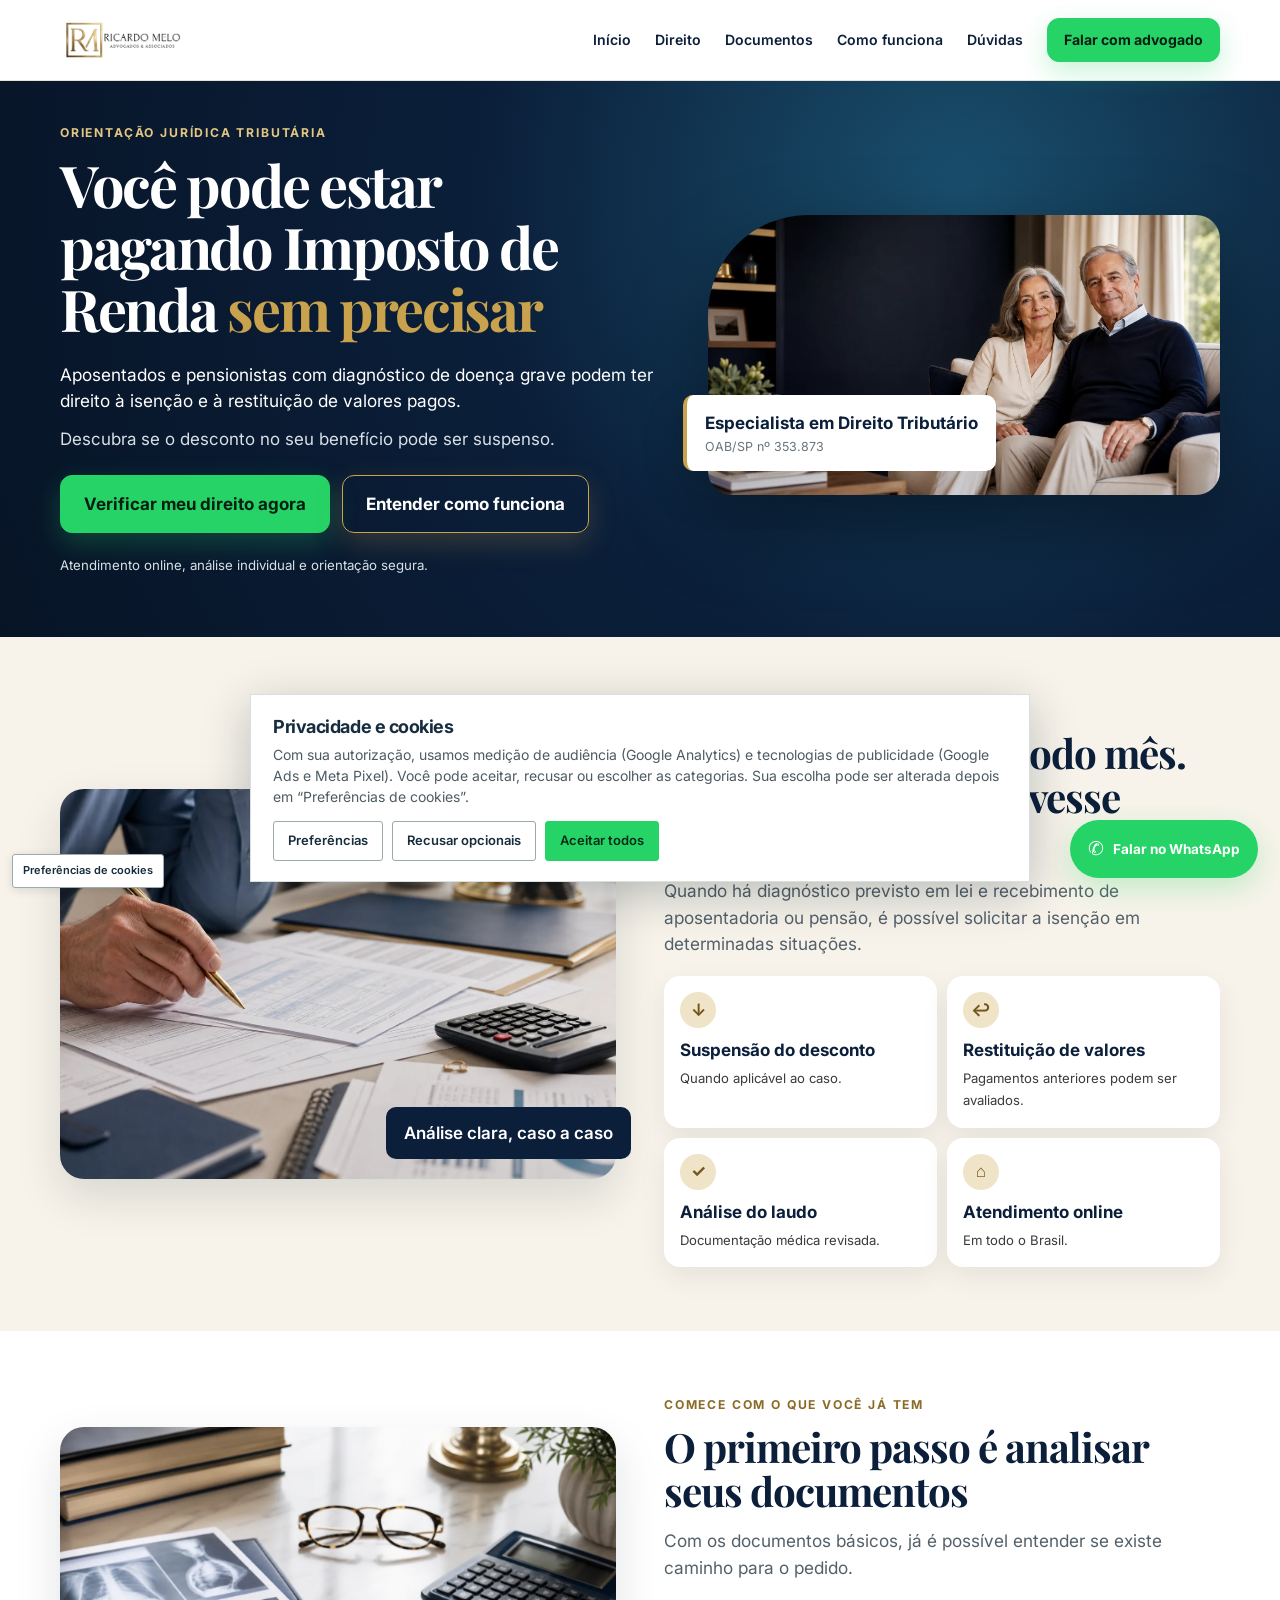
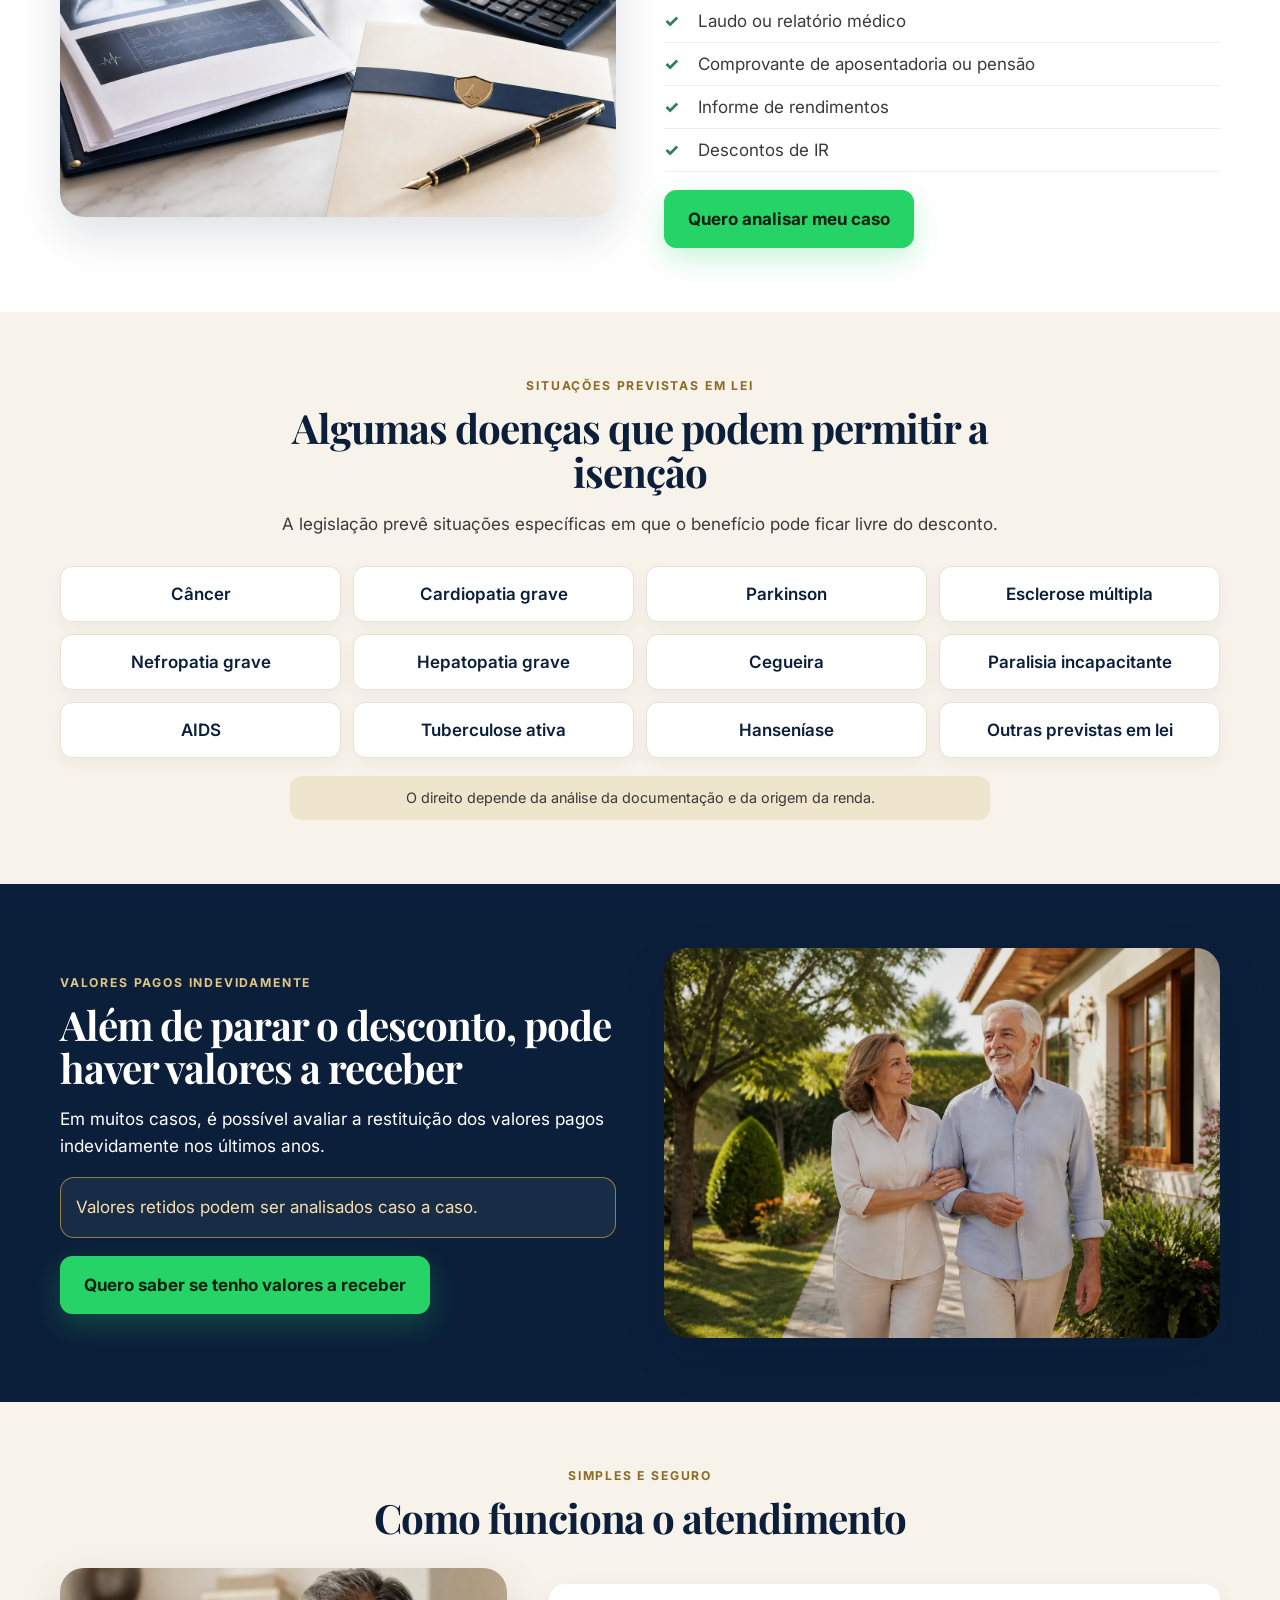
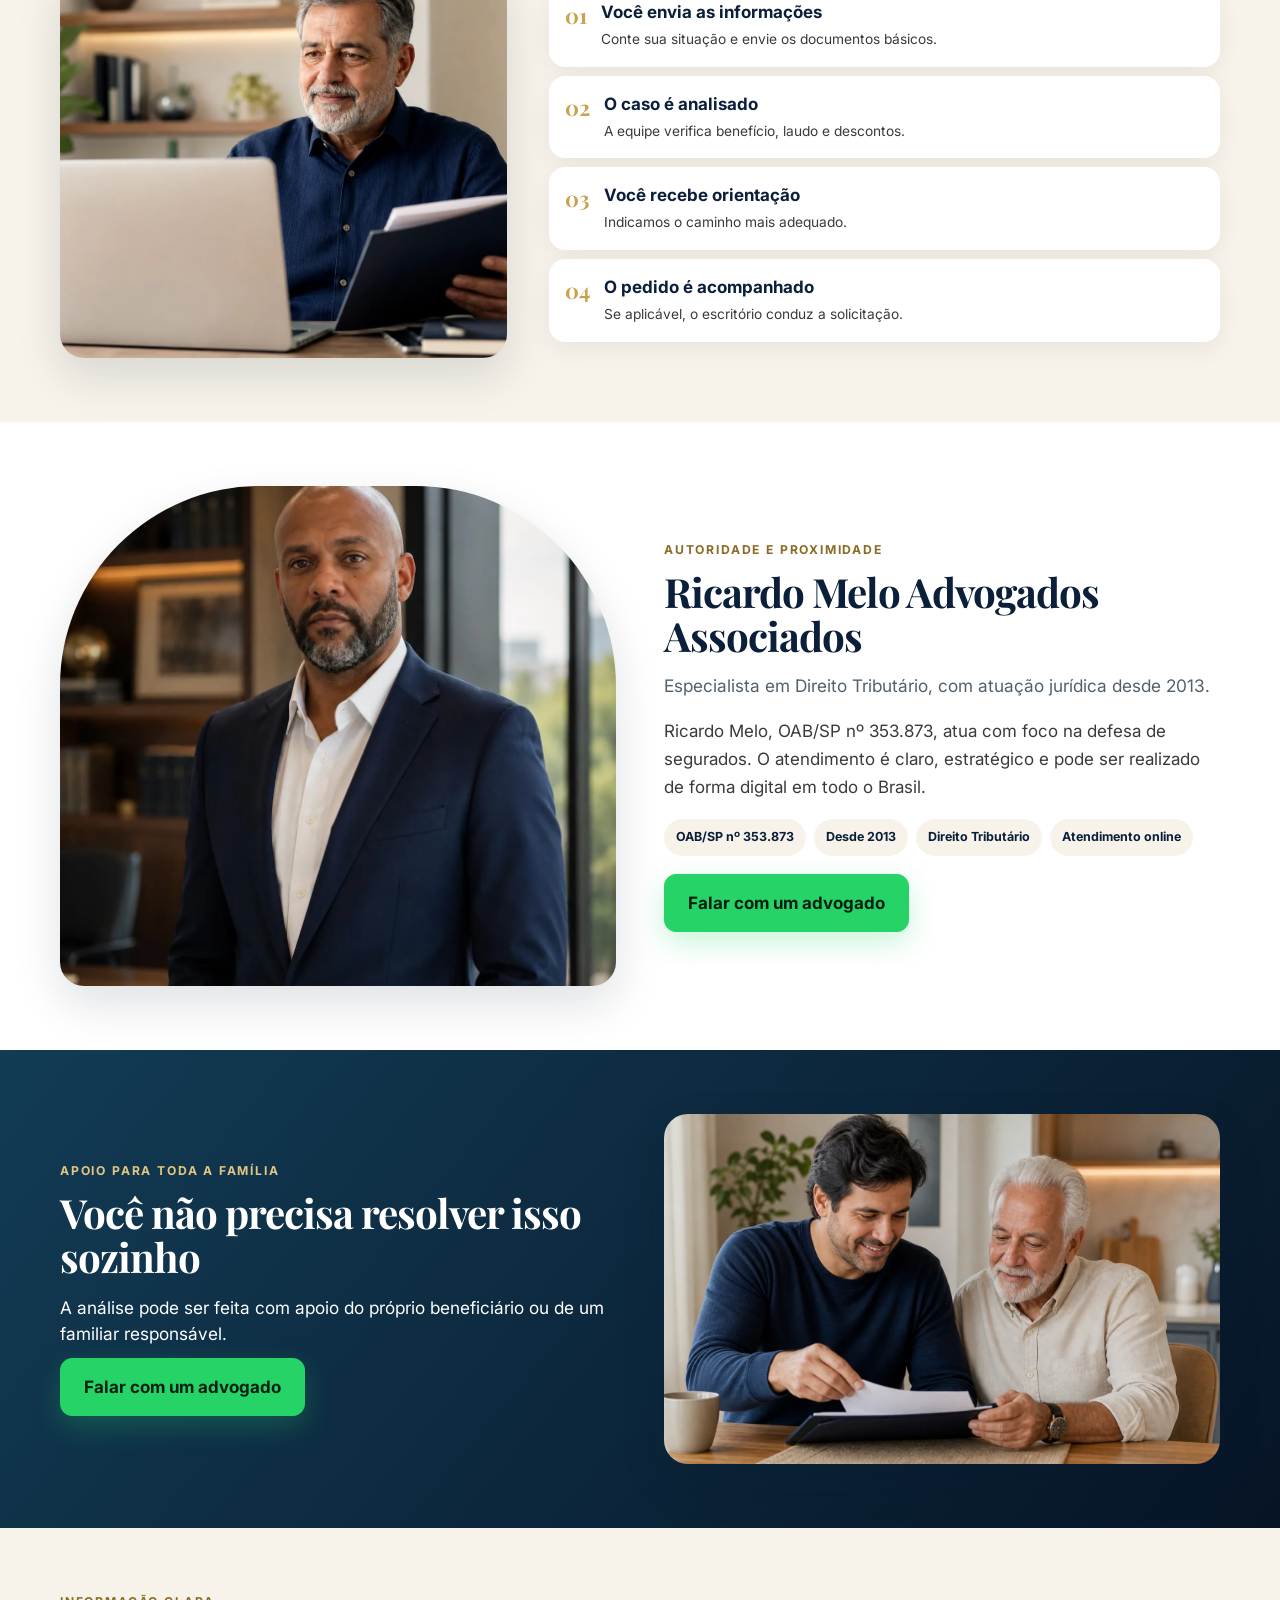
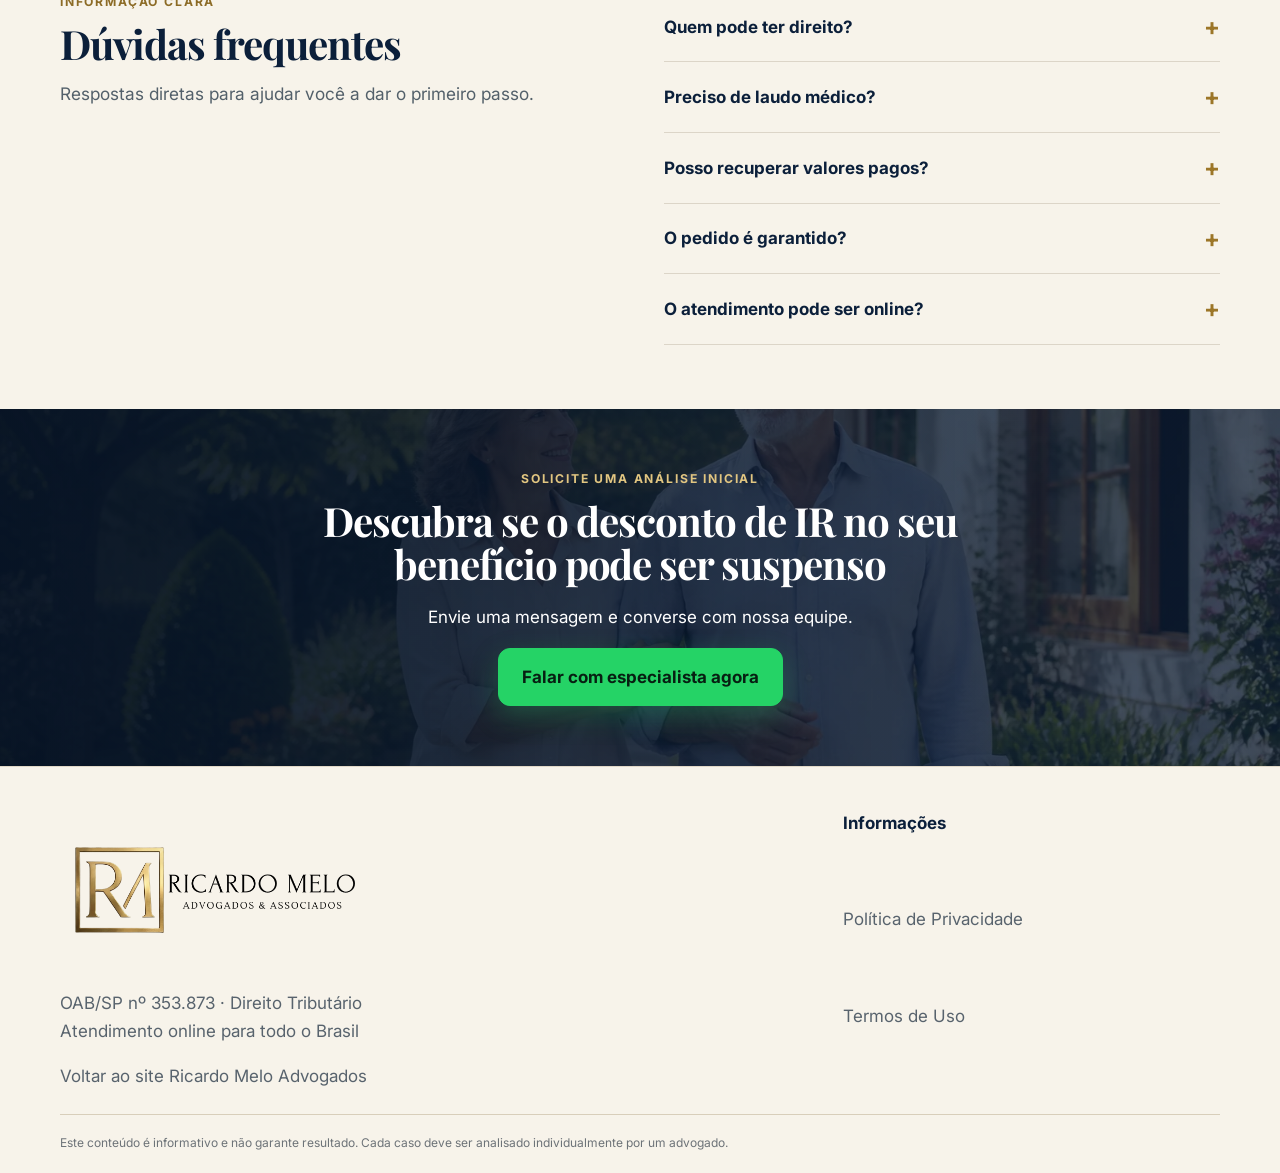
<file: isencao-ir-aposentados/index.html>
<!DOCTYPE html>
<html lang="pt-BR">
<head>
  <meta charset="UTF-8">
  <meta name="viewport" content="width=device-width, initial-scale=1.0">
  <title>Isenção de Imposto de Renda para Aposentados com Doença Grave | Ricardo Melo Advogados</title>
  <meta name="description" content="Aposentados e pensionistas com doença grave podem ter direito à isenção do Imposto de Renda e restituição dos valores pagos nos últimos anos. Solicite uma análise jurídica.">
  <meta property="og:title" content="Isenção de Imposto de Renda para Aposentados com Doença Grave">
  <meta property="og:description" content="Verifique se o desconto de IR no seu benefício pode ser suspenso.">
  <meta property="og:type" content="website">
  <link rel="preload" as="image" href="../assets/images/hero-aposentados.webp" fetchpriority="high">
  <link rel="preconnect" href="https://fonts.googleapis.com">
  <link rel="preconnect" href="https://fonts.gstatic.com" crossorigin>
  <link href="https://fonts.googleapis.com/css2?family=Inter:wght@400;600;700&family=Playfair+Display:wght@600;700&display=swap" rel="stylesheet">
  <link rel="stylesheet" href="../style.css?v=20260928">
<link rel="stylesheet" href="../assets/css/tracking.css"><script src="../assets/js/tracking.js" defer></script></head>
<body>
  <header class="header">
    <div class="container header-inner">
      <a class="brand" href="../index.html" aria-label="Ricardo Melo Advogados Associados - início">
        <img class="brand-logo" src="../assets/images/logo-ricardo-melo.webp" alt="Ricardo Melo Advogados e Associados" width="1200" height="628" decoding="async">
      </a>
      <button class="menu-toggle" aria-label="Abrir menu" aria-expanded="false" aria-controls="main-nav"><span></span><span></span><span></span></button>
      <nav id="main-nav" class="nav" aria-label="Navegação principal">
        <a href="#inicio">Início</a><a href="#direito">Direito</a><a href="#documentos">Documentos</a><a href="#como-funciona">Como funciona</a><a href="#duvidas">Dúvidas</a>
        <a class="btn btn-small whatsapp-btn" href="#">Falar com advogado</a>
      </nav>
    </div>
  </header>

  <main>
    <section id="inicio" class="hero">
      <div class="container hero-grid">
        <div class="hero-copy">
          <span class="eyebrow light">Orientação jurídica tributária</span>
          <h1>Você pode estar pagando Imposto de Renda <em>sem precisar</em></h1>
          <p class="lead">Aposentados e pensionistas com diagnóstico de doença grave podem ter direito à isenção e à restituição de valores pagos.</p>
          <p>Descubra se o desconto no seu benefício pode ser suspenso.</p>
          <div class="actions">
            <a class="btn whatsapp-btn" href="#">Verificar meu direito agora</a>
            <a class="btn btn-outline" href="#como-funciona">Entender como funciona</a>
          </div>
          <p class="micro">Atendimento online, análise individual e orientação segura.</p>
        </div>
        <div class="hero-visual">
          <!-- Troque a imagem principal em assets/images/hero-aposentados.webp -->
          <img src="../assets/images/hero-aposentados.webp" alt="Casal aposentado tranquilo em casa" width="1693" height="929" fetchpriority="high" loading="eager" decoding="async">
          <div class="credential"><strong>Especialista em Direito Tributário</strong><span>OAB/SP nº 353.873</span></div>
        </div>
      </div>
    </section>

    <section id="direito" class="section offwhite">
      <div class="container split">
        <div class="image-card">
          <!-- Troque a imagem em assets/images/imposto-renda.webp -->
          <img src="../assets/images/imposto-renda.webp" alt="Documentos financeiros organizados sobre uma mesa" width="1708" height="921" loading="lazy" decoding="async">
          <span class="image-note">Análise clara, caso a caso</span>
        </div>
        <div>
          <span class="eyebrow">Entenda seu direito</span>
          <h2>O desconto aparece todo mês. Mas talvez ele não devesse existir.</h2>
          <p class="lead dark-lead">Quando há diagnóstico previsto em lei e recebimento de aposentadoria ou pensão, é possível solicitar a isenção em determinadas situações.</p>
          <div class="mini-grid">
            <article class="mini-card"><span>↓</span><strong>Suspensão do desconto</strong><p>Quando aplicável ao caso.</p></article>
            <article class="mini-card"><span>↩</span><strong>Restituição de valores</strong><p>Pagamentos anteriores podem ser avaliados.</p></article>
            <article class="mini-card"><span>✓</span><strong>Análise do laudo</strong><p>Documentação médica revisada.</p></article>
            <article class="mini-card"><span>⌂</span><strong>Atendimento online</strong><p>Em todo o Brasil.</p></article>
          </div>
        </div>
      </div>
    </section>

    <section id="documentos" class="section">
      <div class="container split reverse-mobile">
        <div class="image-card">
          <!-- Troque a imagem em assets/images/documentos-laudo.webp -->
          <img src="../assets/images/documentos-laudo.webp" alt="Laudo médico, óculos e caneta em mesa organizada" width="1536" height="1024" loading="lazy" decoding="async">
        </div>
        <div>
          <span class="eyebrow">Comece com o que você já tem</span>
          <h2>O primeiro passo é analisar seus documentos</h2>
          <p class="lead dark-lead">Com os documentos básicos, já é possível entender se existe caminho para o pedido.</p>
          <ul class="check-list">
            <li>Laudo ou relatório médico</li><li>Comprovante de aposentadoria ou pensão</li><li>Informe de rendimentos</li><li>Descontos de IR</li>
          </ul>
          <a class="btn whatsapp-btn" href="#">Quero analisar meu caso</a>
        </div>
      </div>
    </section>

    <section class="section offwhite diseases">
      <div class="container">
        <div class="section-heading">
          <span class="eyebrow">Situações previstas em lei</span>
          <h2>Algumas doenças que podem permitir a isenção</h2>
          <p>A legislação prevê situações específicas em que o benefício pode ficar livre do desconto.</p>
        </div>
        <div class="disease-grid">
          <span>Câncer</span><span>Cardiopatia grave</span><span>Parkinson</span><span>Esclerose múltipla</span><span>Nefropatia grave</span><span>Hepatopatia grave</span><span>Cegueira</span><span>Paralisia incapacitante</span><span>AIDS</span><span>Tuberculose ativa</span><span>Hanseníase</span><span>Outras previstas em lei</span>
        </div>
        <p class="legal-note">O direito depende da análise da documentação e da origem da renda.</p>
      </div>
    </section>

    <section class="section dark-section">
      <div class="container split">
        <div>
          <span class="eyebrow light">Valores pagos indevidamente</span>
          <h2>Além de parar o desconto, pode haver valores a receber</h2>
          <p class="lead">Em muitos casos, é possível avaliar a restituição dos valores pagos indevidamente nos últimos anos.</p>
          <div class="highlight-card">Valores retidos podem ser analisados caso a caso.</div>
          <a class="btn whatsapp-btn" href="#">Quero saber se tenho valores a receber</a>
        </div>
        <div class="image-card">
          <!-- Troque a imagem em assets/images/casal-idoso-casa.webp -->
          <img src="../assets/images/casal-idoso-casa.webp" alt="Casal aposentado com expressão tranquila" width="1536" height="1024" loading="lazy" decoding="async">
        </div>
      </div>
    </section>

    <section id="como-funciona" class="section offwhite">
      <div class="container">
        <div class="section-heading"><span class="eyebrow">Simples e seguro</span><h2>Como funciona o atendimento</h2></div>
        <div class="process-layout">
          <div class="image-card">
            <!-- Troque a imagem em assets/images/atendimento-online.webp -->
          <img src="../assets/images/atendimento-online.webp" alt="Familiar ajudando uma pessoa idosa em atendimento online" width="1693" height="929" loading="lazy" decoding="async">
          </div>
          <ol class="timeline">
            <li><span>01</span><div><strong>Você envia as informações</strong><p>Conte sua situação e envie os documentos básicos.</p></div></li>
            <li><span>02</span><div><strong>O caso é analisado</strong><p>A equipe verifica benefício, laudo e descontos.</p></div></li>
            <li><span>03</span><div><strong>Você recebe orientação</strong><p>Indicamos o caminho mais adequado.</p></div></li>
            <li><span>04</span><div><strong>O pedido é acompanhado</strong><p>Se aplicável, o escritório conduz a solicitação.</p></div></li>
          </ol>
        </div>
      </div>
    </section>

    <section class="section">
      <div class="container authority">
        <div class="portrait">
          <!-- Substitua pelo retrato real em assets/images/advogado-ricardo.webp -->
          <img src="../assets/images/advogado-ricardo.webp" alt="Retrato profissional do advogado Ricardo Melo" width="1122" height="1402" loading="lazy" decoding="async">
        </div>
        <div>
          <span class="eyebrow">Autoridade e proximidade</span>
          <h2>Ricardo Melo Advogados Associados</h2>
          <p class="lead dark-lead">Especialista em Direito Tributário, com atuação jurídica desde 2013.</p>
          <p>Ricardo Melo, OAB/SP nº 353.873, atua com foco na defesa de segurados. O atendimento é claro, estratégico e pode ser realizado de forma digital em todo o Brasil.</p>
          <div class="badges"><span>OAB/SP nº 353.873</span><span>Desde 2013</span><span>Direito Tributário</span><span>Atendimento online</span></div>
          <a class="btn whatsapp-btn" href="#">Falar com um advogado</a>
        </div>
      </div>
    </section>

    <section class="section welcome">
      <div class="container split">
        <div>
          <span class="eyebrow light">Apoio para toda a família</span>
          <h2>Você não precisa resolver isso sozinho</h2>
          <p class="lead">A análise pode ser feita com apoio do próprio beneficiário ou de um familiar responsável.</p>
          <a class="btn whatsapp-btn" href="#">Falar com um advogado</a>
        </div>
        <div class="image-card">
          <!-- Troque a imagem em assets/images/familia-orientacao.webp -->
          <img src="../assets/images/familia-orientacao.webp" alt="Familiar apoiando uma pessoa idosa durante orientação online" width="1706" height="922" loading="lazy" decoding="async">
        </div>
      </div>
    </section>

    <section id="duvidas" class="section offwhite">
      <div class="container faq-wrap">
        <div><span class="eyebrow">Informação clara</span><h2>Dúvidas frequentes</h2><p class="lead dark-lead">Respostas diretas para ajudar você a dar o primeiro passo.</p></div>
        <div class="faq">
          <article><button id="faq-question-1" aria-expanded="false" aria-controls="faq-answer-1">Quem pode ter direito?<span>+</span></button><div id="faq-answer-1" role="region" aria-hidden="true" aria-labelledby="faq-question-1"><p>Aposentados, pensionistas, militares reformados ou pessoas em reserva remunerada com diagnóstico previsto em lei podem solicitar análise.</p></div></article>
          <article><button id="faq-question-2" aria-expanded="false" aria-controls="faq-answer-2">Preciso de laudo médico?<span>+</span></button><div id="faq-answer-2" role="region" aria-hidden="true" aria-labelledby="faq-question-2"><p>Sim. A condição deve ser comprovada por laudo, relatório, atestado ou exames médicos.</p></div></article>
          <article><button id="faq-question-3" aria-expanded="false" aria-controls="faq-answer-3">Posso recuperar valores pagos?<span>+</span></button><div id="faq-answer-3" role="region" aria-hidden="true" aria-labelledby="faq-question-3"><p>Em muitos casos, é possível avaliar a restituição de valores pagos indevidamente nos últimos anos.</p></div></article>
          <article><button id="faq-question-4" aria-expanded="false" aria-controls="faq-answer-4">O pedido é garantido?<span>+</span></button><div id="faq-answer-4" role="region" aria-hidden="true" aria-labelledby="faq-question-4"><p>Não. O direito depende da análise dos documentos, da condição, da origem da renda e da data de início.</p></div></article>
          <article><button id="faq-question-5" aria-expanded="false" aria-controls="faq-answer-5">O atendimento pode ser online?<span>+</span></button><div id="faq-answer-5" role="region" aria-hidden="true" aria-labelledby="faq-question-5"><p>Sim. O atendimento pode ser feito de forma digital, com comodidade e segurança.</p></div></article>
        </div>
      </div>
    </section>

    <section class="final-cta">
      <div class="container final-inner">
        <div><span class="eyebrow light">Solicite uma análise inicial</span><h2>Descubra se o desconto de IR no seu benefício pode ser suspenso</h2><p>Envie uma mensagem e converse com nossa equipe.</p><a class="btn whatsapp-btn" href="#">Falar com especialista agora</a></div>
      </div>
    </section>
  </main>

  <footer class="footer">
    <div class="container footer-grid"><div><a class="brand footer-brand" href="../index.html"><img class="brand-logo footer-logo" src="../assets/images/logo-ricardo-melo.webp" alt="Ricardo Melo Advogados e Associados" width="1200" height="628" loading="lazy" decoding="async"></a><p>OAB/SP nº 353.873 · Direito Tributário<br>Atendimento online para todo o Brasil</p><a href="../index.html">Voltar ao site Ricardo Melo Advogados</a></div><div><strong>Informações</strong><a href="#">Política de Privacidade</a><a href="#">Termos de Uso</a></div></div>
    <div class="container disclaimer">Este conteúdo é informativo e não garante resultado. Cada caso deve ser analisado individualmente por um advogado.</div>
  </footer>

  <a class="floating-whatsapp whatsapp-btn" href="#" aria-label="Falar no WhatsApp"><span>✆</span><strong>Falar no WhatsApp</strong></a>
  <script src="../script.js?v=20260928" defer></script>
</body>
</html>
</file>
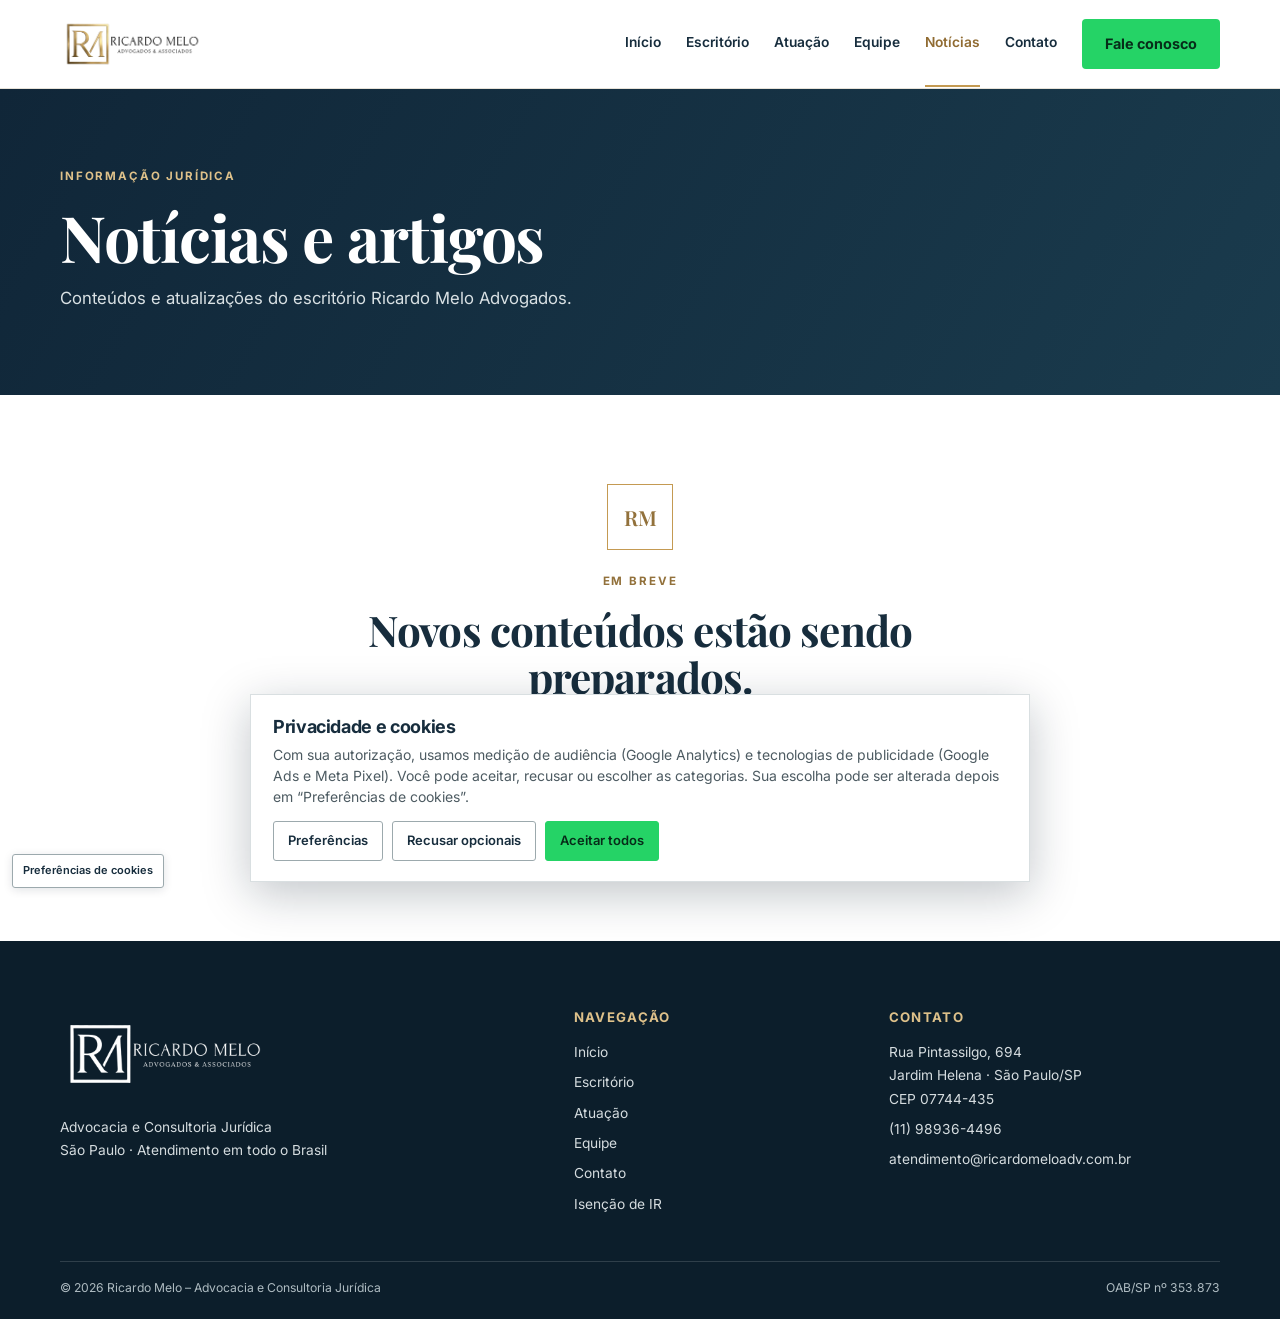
<file: noticias/index.html>
<!doctype html>
<html lang="pt-BR"><head><meta charset="utf-8"><meta name="viewport" content="width=device-width, initial-scale=1"><meta name="description" content="Notícias, artigos e informações do escritório Ricardo Melo Advogados."><title>Notícias | Ricardo Melo Advogados</title><link rel="preconnect" href="https://fonts.googleapis.com"><link rel="preconnect" href="https://fonts.gstatic.com" crossorigin><link href="https://fonts.googleapis.com/css2?family=Inter:wght@400;500;600;700&family=Playfair+Display:wght@500;600;700&display=swap" rel="stylesheet"><link rel="stylesheet" href="../site.css"><link rel="stylesheet" href="../assets/css/tracking.css"><script src="../assets/js/tracking.js" defer></script></head>
<body><a class="skip-link" href="#conteudo">Pular para o conteúdo</a><header class="site-header"><div class="container header-row"><a class="site-brand" href="../index.html" aria-label="Início"><img src="../assets/images/logo-ricardo-melo.webp" width="1200" height="628" alt="Ricardo Melo Advogados e Associados"></a><button class="nav-toggle" aria-expanded="false" aria-controls="site-nav" aria-label="Abrir menu"><span></span><span></span><span></span></button><nav class="site-nav" id="site-nav" aria-label="Navegação principal"><a href="../index.html">Início</a><a href="../escritorio/index.html">Escritório</a><a href="../atuacao/index.html">Atuação</a><a href="../equipe/index.html">Equipe</a><a aria-current="page" href="index.html">Notícias</a><a href="../contato/index.html">Contato</a><a class="button button-green" href="https://api.whatsapp.com/send?phone=5511989364496" target="_blank" rel="noopener noreferrer">Fale conosco</a></nav></div></header>
<main id="conteudo"><section class="page-hero"><div class="container"><span class="eyebrow eyebrow-light">Informação jurídica</span><h1>Notícias e artigos</h1><p>Conteúdos e atualizações do escritório Ricardo Melo Advogados.</p></div></section><section class="section"><div class="container news-empty"><div class="news-mark" aria-hidden="true">RM</div><span class="eyebrow">Em breve</span><h2>Novos conteúdos estão sendo preparados.</h2><p>Enquanto isso, conheça as áreas de atuação do escritório ou fale com nossa equipe para receber orientação sobre a sua situação.</p><div class="hero-actions"><a class="button button-green" href="../atuacao/index.html">Conheça nossa atuação</a><a class="text-link" href="../contato/index.html">Entre em contato →</a></div></div></section></main>
<footer class="site-footer"><div class="container footer-columns"><div><a href="../index.html"><img class="footer-logo" src="../assets/images/logo-ricardo-melo.webp" width="1200" height="628" loading="lazy" alt="Ricardo Melo Advogados e Associados"></a><p>Advocacia e Consultoria Jurídica<br>São Paulo · Atendimento em todo o Brasil</p></div><div><h2>Navegação</h2><a href="../index.html">Início</a><a href="../escritorio/index.html">Escritório</a><a href="../atuacao/index.html">Atuação</a><a href="../equipe/index.html">Equipe</a><a href="../contato/index.html">Contato</a><a href="../isencao-ir-aposentados/index.html">Isenção de IR</a></div><div><h2>Contato</h2><p>Rua Pintassilgo, 694<br>Jardim Helena · São Paulo/SP<br>CEP 07744-435</p><a href="tel:+5511989364496">(11) 98936-4496</a><a href="mailto:atendimento@ricardomeloadv.com.br">atendimento@ricardomeloadv.com.br</a></div></div><div class="container footer-bottom"><span>© 2026 Ricardo Melo – Advocacia e Consultoria Jurídica</span><span>OAB/SP nº 353.873</span></div></footer><script src="../site.js" defer></script></body></html>
</file>
<file: site.css>
:root{--ink:#172d3d;--navy:#102638;--gold:#c49a52;--paper:#f7f5f0;--muted:#68747c;--green:#25d366;--line:#e7e2d8;--serif:"Playfair Display",Georgia,serif;--sans:Inter,Arial,sans-serif;--shadow:0 22px 60px rgba(12,31,44,.12)}
*{box-sizing:border-box}html{scroll-behavior:smooth;scroll-padding-top:96px}body{margin:0;color:var(--ink);font-family:var(--sans);font-size:16px;line-height:1.7}img{display:block;max-width:100%;height:auto}a{color:inherit;text-decoration:none}button{font:inherit}.container{width:min(1160px,calc(100% - 48px));margin-inline:auto}.narrow{max-width:810px}.center{text-align:center}.section{padding:88px 0}.skip-link{position:absolute;left:12px;top:-60px;z-index:100;background:white;padding:12px}.skip-link:focus{top:12px}
.site-header{position:sticky;z-index:50;top:0;background:rgba(255,255,255,.97);backdrop-filter:blur(12px);border-bottom:1px solid var(--line)}.header-row{min-height:88px;display:flex;align-items:center;justify-content:space-between;gap:28px}.site-brand{flex:none}.site-brand img{width:235px;height:76px;object-fit:contain;object-position:left center}.site-nav{display:flex;align-items:center;gap:25px;font-size:.86rem;font-weight:600}.site-nav>a:not(.button){padding:30px 0;border-bottom:2px solid transparent}.site-nav>a[aria-current=page],.site-nav>a:not(.button):hover{color:#906b32;border-color:var(--gold)}.nav-toggle{display:none;width:44px;height:42px;border:1px solid var(--line);background:#fff;border-radius:8px;padding:9px}.nav-toggle span{height:2px;background:var(--navy);display:block;margin:5px 0}
.button{display:inline-flex;align-items:center;justify-content:center;gap:10px;min-height:50px;padding:12px 22px;border-radius:4px;border:1px solid transparent;font-size:.9rem;font-weight:700;transition:transform .2s,background .2s}.button:hover{transform:translateY(-2px)}.button-green{background:var(--green);color:#072c19}.button-green:hover{background:#1fbd5a}.button-outline{border-color:#ffffff80;color:white;background:transparent}.text-link{display:inline-flex;gap:9px;align-items:center;color:#765621;font-weight:700}.text-link:hover{text-decoration:underline}.eyebrow{display:block;color:#92713b;text-transform:uppercase;letter-spacing:.16em;font-size:.72rem;font-weight:700;margin-bottom:14px}.eyebrow-light{color:#dec18a}
h1,h2,h3,p{margin-top:0}h1,h2,h3{font-family:var(--serif);line-height:1.12;letter-spacing:-.02em}h1{font-size:clamp(2.7rem,5vw,4.55rem);margin-bottom:20px}h2{font-size:clamp(2rem,3.3vw,3.2rem);margin-bottom:18px}h3{font-size:1.4rem;margin-bottom:10px}p{color:var(--muted)}
.home-hero{background:linear-gradient(125deg,#102638,#1a3b4d);color:white;overflow:hidden}.hero-layout{display:grid;grid-template-columns:1.02fr .78fr;align-items:center;gap:9%;min-height:620px;padding-block:58px}.hero-copy h1{max-width:700px;color:white}.hero-copy h1 em{color:#dec18a;font-style:normal}.hero-copy>p{max-width:590px;color:#e0e7e9;font-size:1.1rem}.hero-actions{display:flex;align-items:center;gap:26px;flex-wrap:wrap;margin-top:28px}.hero-actions .text-link{color:#f0d89f}.hero-proof{display:flex;flex-wrap:wrap;gap:22px;margin-top:52px;padding-top:20px;border-top:1px solid #ffffff35;color:#dbe2e4;font-size:.8rem}.hero-proof span+span:before{content:"";display:inline-block;width:4px;height:4px;border-radius:50%;background:var(--gold);margin:0 14px 2px 0}.hero-photo{height:490px;position:relative;align-self:end}.hero-photo>img{height:100%;width:100%;object-fit:cover;object-position:center 25%;border-radius:180px 180px 2px 2px;box-shadow:0 25px 80px #0004}.photo-caption{position:absolute;bottom:24px;left:-32px;padding:17px 24px;background:#fff;color:var(--ink);box-shadow:var(--shadow);border-left:3px solid var(--gold)}.photo-caption span,.photo-caption small{display:block}.photo-caption span{font-family:var(--serif);font-size:1.2rem}.photo-caption small{color:var(--muted)}
.intro-section{background:white}.intro-section h2{max-width:750px;margin-inline:auto}.intro-section p{font-size:1.05rem;margin:22px auto;max-width:760px}.areas-section,.values-cards{background:var(--paper)}.section-heading{max-width:740px;text-align:center;margin:0 auto 40px}.section-heading p{max-width:620px;margin:0 auto}.area-grid{display:grid;grid-template-columns:repeat(4,1fr);gap:14px}.area-card{position:relative;min-height:205px;padding:24px;background:#fff;border:1px solid var(--line);transition:transform .2s,box-shadow .2s}.area-card:hover{transform:translateY(-4px);box-shadow:var(--shadow)}.area-card>span{font-size:.72rem;color:#92713b;font-weight:700;text-transform:uppercase;letter-spacing:.1em}.area-card h3{margin:22px 22px 8px 0;font-size:1.25rem}.area-card p{font-size:.88rem;margin-bottom:0}.area-card>b{position:absolute;right:20px;top:20px;color:#92713b}.area-feature{grid-column:span 2;background:#eef1ef}.area-feature h3{margin-top:14px}
.values-section{background:var(--navy);color:white}.values-section h2{color:white;max-width:640px}.values-section p{color:#d5dfe3;max-width:620px}.values-section .container:not(.contact-strip){display:grid;grid-template-columns:1fr .9fr;align-items:center;gap:8%}.values-section img{width:100%;height:360px;object-fit:cover;border-radius:2px}.contact-strip{display:flex;align-items:center;justify-content:space-between;gap:28px}.contact-strip h2{max-width:700px;margin-bottom:0}
.site-footer{padding:58px 0 20px;background:#0c1e2b;color:#e6e9e7}.footer-columns{display:grid;grid-template-columns:1.4fr .8fr 1fr;gap:50px}.footer-logo{width:260px;height:110px;object-fit:contain;object-position:left center;filter:brightness(0) invert(1)}.footer-columns h2{font:700 .83rem var(--sans);color:#dec18a;text-transform:uppercase;letter-spacing:.1em;margin:10px 0 16px}.footer-columns p,.footer-columns a{display:block;color:#d5dcdf;font-size:.86rem;margin-bottom:7px}.footer-columns a:hover{color:white;text-decoration:underline}.footer-bottom{display:flex;justify-content:space-between;gap:20px;border-top:1px solid #ffffff25;margin-top:38px;padding-top:16px;color:#aebbc1;font-size:.76rem}
.page-hero{background:linear-gradient(120deg,#102638,#1a3b4d);padding:78px 0 82px;color:white}.page-hero h1{color:white;font-size:clamp(2.6rem,5vw,4rem);margin-bottom:12px}.page-hero p{color:#d9e1e4;font-size:1.05rem;margin:0;max-width:720px}.story-layout,.profile-layout,.contact-layout{display:grid;grid-template-columns:1.1fr .75fr;gap:9%;align-items:center}.story-copy p,.profile-layout p,.contact-layout>div>p{font-size:1rem}.story-image{width:100%;max-height:560px;object-fit:cover;object-position:center 22%;border-radius:2px 130px 2px 2px}.three-grid{display:grid;grid-template-columns:repeat(3,1fr);gap:18px}.info-card{padding:30px;background:#fff;border:1px solid var(--line)}.info-card>span,.practice-card>span{color:#a38044;font-weight:700;font-size:.8rem}.info-card h3{margin-top:18px}.info-card p{margin:0;font-size:.92rem}.values-cards{background:var(--paper)}
.practice-list{display:grid;gap:12px;max-width:970px;margin:auto}.practice-card{display:grid;grid-template-columns:55px 1fr;gap:18px;padding:26px 28px;border:1px solid var(--line);background:white;scroll-margin-top:110px}.practice-card h2{font-size:1.6rem;margin:0 0 9px}.practice-card p{margin:0;font-size:.94rem}.practice-card .related-link{margin-top:12px}.related-link a{color:#765621;font-weight:700}.editorial-note{max-width:970px;margin:26px auto 0;font-size:.82rem}.practice-card:target{border-color:var(--gold);box-shadow:0 0 0 2px #c49a5226}
.profile-layout{grid-template-columns:.62fr 1fr;gap:10%;max-width:1000px}.profile-photo{width:100%;height:460px;object-fit:cover;object-position:center 20%;border-radius:170px 170px 2px 2px}.profile-role{font-weight:700;color:#765621}.profile-tags{display:flex;flex-wrap:wrap;gap:8px;margin:22px 0}.profile-tags span{padding:7px 11px;border:1px solid var(--line);font-size:.8rem}.news-empty{min-height:370px;display:grid;justify-items:center;align-content:center;text-align:center}.news-empty h2{max-width:680px}.news-empty p{max-width:630px}.news-mark{width:66px;height:66px;display:grid;place-items:center;border:1px solid var(--gold);color:#92713b;font:600 1.3rem var(--serif);margin-bottom:22px}.news-empty .hero-actions{justify-content:center;margin-top:12px}.news-empty .text-link{color:#765621}.contact-layout{grid-template-columns:1fr .75fr;align-items:start}.contact-methods{display:grid;gap:12px;margin:26px 0}.contact-methods a,.address-card{padding:20px 22px;border:1px solid var(--line);background:#fff}.contact-methods span,.contact-methods strong{display:block}.contact-methods span{color:var(--muted);font-size:.8rem}.contact-methods strong{margin-top:4px;overflow-wrap:anywhere}.address-card{background:var(--paper)}.address-card h2{font-size:1.7rem}.address-card address{font-style:normal;color:var(--muted);margin:12px 0 20px}.address-card .editorial-note{margin-top:22px}
.service-approach{background:#fff}.approach-grid{display:grid;grid-template-columns:repeat(3,1fr);gap:16px}.approach-grid article{padding:28px;background:var(--paper);border-top:2px solid var(--gold)}.approach-grid article>span{font-size:.78rem;color:#92713b;font-weight:700}.approach-grid h3{margin:17px 0 8px}.approach-grid p{margin:0;font-size:.9rem}
@media(max-width:980px){.site-nav{gap:15px;font-size:.8rem}.site-brand img{width:205px}.hero-layout{gap:5%;min-height:560px}.area-grid{grid-template-columns:repeat(2,1fr)}.values-section .container:not(.contact-strip){gap:5%}}
@media(max-width:760px){.container{width:min(100% - 36px,1160px)}.section{padding:64px 0}.header-row{min-height:76px}.site-brand img{width:185px;height:62px}.nav-toggle{display:block;cursor:pointer}.site-nav{position:absolute;top:100%;left:0;right:0;display:grid;gap:0;padding:8px 22px 18px;background:white;box-shadow:0 18px 25px #10263816;opacity:0;visibility:hidden;transform:translateY(-8px);transition:.2s}.site-nav.is-open{opacity:1;visibility:visible;transform:none}.site-nav>a:not(.button){padding:11px 0;border-bottom:1px solid var(--line)}.site-nav .button{margin-top:12px}.hero-layout{grid-template-columns:1fr;gap:34px;padding-block:52px}.hero-photo{width:min(100%,440px);height:390px;justify-self:center;align-self:auto}.hero-proof{margin-top:34px;gap:8px}.hero-proof span+span:before{margin-inline:4px 8px}.photo-caption{left:8px}.area-grid{gap:10px}.area-card{min-height:190px;padding:18px}.area-card h3{font-size:1.12rem}.values-section .container:not(.contact-strip){grid-template-columns:1fr;gap:30px}.values-section img{height:280px}.footer-columns{grid-template-columns:1fr 1fr;gap:30px}.footer-columns>div:first-child{grid-column:span 2}.story-layout,.profile-layout,.contact-layout{grid-template-columns:1fr;gap:32px}.story-image{max-height:420px;order:-1}.profile-photo{width:min(100%,360px);height:410px;justify-self:center}.three-grid{grid-template-columns:1fr}.contact-strip{align-items:flex-start;flex-direction:column}.contact-strip h2{font-size:2rem}.page-hero{padding:60px 0}.practice-card{grid-template-columns:35px 1fr;padding:22px 17px}}
@media(max-width:480px){body{font-size:15px}.container{width:calc(100% - 30px)}h1{font-size:2.55rem}.hero-copy>p{font-size:1rem}.hero-actions{align-items:stretch;flex-direction:column;gap:16px}.hero-actions .button{width:100%}.hero-photo{height:330px;width:90%}.photo-caption{bottom:14px}.area-grid,.approach-grid{grid-template-columns:1fr}.area-card{min-height:unset}.area-card h3{margin-top:12px}.area-feature{grid-column:auto}.footer-columns{grid-template-columns:1fr}.footer-columns>div:first-child{grid-column:auto}.footer-bottom{flex-direction:column;gap:5px}.profile-photo{height:360px}.practice-card h2{font-size:1.35rem}}
@media(prefers-reduced-motion:reduce){html{scroll-behavior:auto}*,*::before,*::after{scroll-behavior:auto!important;transition-duration:.01ms!important;animation-duration:.01ms!important;animation-iteration-count:1!important}}
</file>
<file: assets/css/tracking.css>
.rma-consent[hidden],.rma-consent-preferences[hidden]{display:none!important}
.rma-consent{position:fixed;z-index:10000;inset:auto 18px 18px;margin:0 auto;width:min(780px,calc(100% - 36px));padding:20px 22px;background:#fff;color:#172d3d;border:1px solid #d9dfe1;box-shadow:0 12px 44px rgba(10,28,42,.25);font:14px/1.5 Inter,Arial,sans-serif}
.rma-consent-copy h2{margin:0 0 6px;color:#172d3d;font:700 18px/1.3 Inter,Arial,sans-serif}
.rma-consent-copy p{margin:0;color:#4d5b62;font:14px/1.5 Inter,Arial,sans-serif}
.rma-consent-actions{display:flex;flex-wrap:wrap;gap:9px;margin-top:14px}
.rma-consent button,.rma-cookie-manager{min-height:40px;padding:9px 14px;border:1px solid #9ca9ad;border-radius:3px;background:#fff;color:#172d3d;font:600 13px/1.2 Inter,Arial,sans-serif;cursor:pointer}
.rma-consent button[data-consent=accept],.rma-consent-preferences button[data-consent=save]{border-color:#25d366;background:#25d366;color:#072c19}
.rma-consent button:focus-visible,.rma-cookie-manager:focus-visible,.rma-consent input:focus-visible{outline:3px solid #b28b4e;outline-offset:2px}
.rma-consent-preferences{margin-top:15px;padding-top:13px;border-top:1px solid #e1e5e5}
.rma-consent-preferences label{display:flex;align-items:center;gap:9px;margin:8px 0;color:#263c49}
.rma-consent-preferences input{width:17px;height:17px;accent-color:#25d366}
.rma-cookie-manager{position:fixed;z-index:9998;left:12px;bottom:12px;min-height:34px;padding:7px 10px;background:#fff;box-shadow:0 2px 10px rgba(10,28,42,.12);font-size:11px}
@media(max-width:560px){.rma-consent{inset:auto 0 0;width:100%;padding:17px 16px calc(17px + env(safe-area-inset-bottom));}.rma-consent-actions{display:grid;grid-template-columns:1fr 1fr}.rma-consent-actions button[data-consent=accept]{grid-column:1/-1;grid-row:1}.rma-consent-copy p{font-size:13px}.rma-cookie-manager{left:8px;bottom:8px}}
</file>
<file: style.css>
:root{--navy:#0B1F3A;--petrol:#123C55;--gold:#C9A24D;--offwhite:#F7F3EA;--text:#3A3A3A;--green:#2F7D5B;--dark:#071426;--shadow:0 18px 45px rgba(7,20,38,.13);--radius:24px}
*{box-sizing:border-box}html{scroll-behavior:smooth;scroll-padding-top:90px}body{margin:0;color:var(--text);font-family:Inter,sans-serif;font-size:17px;line-height:1.65}img{display:block;width:100%;object-fit:cover}a{text-decoration:none;color:inherit}button{font:inherit}.container{width:min(1160px,calc(100% - 40px));margin:auto}.section{padding:100px 0}.offwhite{background:var(--offwhite)}h1,h2{font-family:"Playfair Display",serif;line-height:1.08;margin:0 0 22px;color:var(--navy)}h1{font-size:clamp(2.7rem,4.5vw,4.45rem);color:#fff;letter-spacing:-.04em}h1 em{color:var(--gold);font-style:normal}h2{font-size:clamp(2.25rem,4vw,4rem);letter-spacing:-.025em}.lead{font-size:1.2rem;max-width:650px}.dark-lead{color:#53606a}.eyebrow{display:block;color:#8c6b26;text-transform:uppercase;letter-spacing:.15em;font-size:.76rem;font-weight:700;margin-bottom:16px}.eyebrow.light{color:#e2c681}.btn{display:inline-flex;align-items:center;justify-content:center;min-height:56px;padding:14px 23px;background:var(--gold);color:var(--navy);font-weight:700;border:1px solid var(--gold);border-radius:12px;box-shadow:0 10px 28px rgba(201,162,77,.22);transition:.25s}.btn:hover{transform:translateY(-3px);filter:brightness(1.06)}.btn-outline{background:transparent;color:#fff}.btn-small{min-height:44px;padding:9px 16px}.actions{display:flex;gap:12px;flex-wrap:wrap;margin:22px 0}.header{position:sticky;top:0;z-index:20;background:rgba(255,255,255,.96);border-bottom:1px solid #e8e3d9;backdrop-filter:blur(14px)}.header-inner{height:80px;display:flex;align-items:center;justify-content:space-between}.brand{display:flex;align-items:center}.nav{display:flex;align-items:center;gap:24px;font-size:.88rem;font-weight:600}.nav>a:not(.btn):hover{color:#8c6b26}.menu-toggle{display:none;background:none;border:0;padding:8px}.menu-toggle span{width:27px;height:2px;background:var(--navy);display:block;margin:5px}.hero{background:radial-gradient(circle at 75% 20%,#194f6d 0,var(--navy) 45%,var(--dark) 100%);color:#fff;padding:42px 0 50px;overflow:hidden}.hero-grid{grid-template-columns:1.08fr .92fr;gap:48px}.hero-grid,.split,.authority,.process-layout,.faq-wrap{display:grid;align-items:center}.split,.authority,.process-layout,.faq-wrap{grid-template-columns:1fr 1fr;gap:70px}.hero-copy>p{color:#d9e0e7;margin:10px 0}.hero .lead{color:#fff;font-size:1.08rem;line-height:1.55}.micro{font-size:.83rem}.hero-visual{position:relative}.hero-visual img{height:auto;object-fit:contain;border-radius:100px 24px 24px 24px;box-shadow:0 30px 80px rgba(0,0,0,.4)}.credential{position:absolute;left:-25px;bottom:24px;background:#fff;color:var(--navy);padding:14px 18px;border-left:4px solid var(--gold);border-radius:10px;box-shadow:var(--shadow)}.credential span{display:block;font-size:.78rem;color:#68747d}.image-card{position:relative}.image-card img{height:500px;border-radius:var(--radius);box-shadow:var(--shadow)}.image-note{position:absolute;right:-15px;bottom:20px;background:var(--navy);color:#fff;padding:12px 18px;border-radius:10px;font-weight:600}.mini-grid{display:grid;grid-template-columns:1fr 1fr;gap:14px;margin-top:28px}.mini-card{background:#fff;padding:22px;border-radius:16px;box-shadow:0 10px 28px rgba(7,20,38,.07);transition:.25s}.mini-card:hover{transform:translateY(-4px)}.mini-card span{display:grid;place-items:center;width:36px;height:36px;border-radius:50%;background:#efe3c8;color:#73571d;font-weight:700;margin-bottom:12px}.mini-card strong{display:block;color:var(--navy)}.mini-card p{font-size:.82rem;margin:4px 0 0}.check-list{padding:0;list-style:none;margin:28px 0}.check-list li{padding:10px 0 10px 34px;position:relative;border-bottom:1px solid #eee}.check-list li:before{content:"✓";position:absolute;left:0;color:var(--green);font-weight:800}.section-heading{text-align:center;max-width:760px;margin:0 auto 44px}.disease-grid{display:grid;grid-template-columns:repeat(4,1fr);gap:12px}.disease-grid span{background:#fff;border:1px solid #e9e1d2;border-radius:12px;padding:18px;text-align:center;color:var(--navy);font-weight:600;box-shadow:0 6px 18px rgba(7,20,38,.04)}.legal-note{margin:26px auto 0;max-width:700px;text-align:center;background:#efe4cc;padding:13px;border-radius:12px;font-size:.9rem}.dark-section,.welcome{background:var(--navy);color:#fff}.dark-section h2,.welcome h2{color:#fff}.highlight-card{border:1px solid rgba(201,162,77,.7);background:rgba(255,255,255,.06);padding:20px;border-radius:14px;margin:28px 0;color:#f5dfad}.process-layout{grid-template-columns:.8fr 1.2fr}.timeline{list-style:none;padding:0;margin:0;display:grid;gap:14px}.timeline li{display:flex;gap:18px;background:#fff;padding:20px;border-radius:16px;box-shadow:0 8px 24px rgba(7,20,38,.06)}.timeline li>span{color:var(--gold);font-family:"Playfair Display";font-size:1.6rem;font-weight:700}.timeline strong{color:var(--navy)}.timeline p{font-size:.86rem;margin:2px 0}.portrait img{height:620px;border-radius:200px 200px 24px 24px;box-shadow:var(--shadow)}.badges{display:flex;gap:8px;flex-wrap:wrap;margin:26px 0}.badges span{padding:8px 12px;border-radius:99px;background:var(--offwhite);color:var(--navy);font-size:.78rem;font-weight:700}.welcome{background:linear-gradient(130deg,var(--petrol),var(--dark))}.welcome .image-card img{height:430px}.faq-wrap{align-items:start}.faq article{border-bottom:1px solid #dcd5c8}.faq button{width:100%;display:flex;justify-content:space-between;align-items:center;text-align:left;background:none;border:0;padding:20px 0;color:var(--navy);font-weight:700;cursor:pointer}.faq button span{font-size:1.5rem;color:#9c7628}.faq article>div{display:grid;grid-template-rows:0fr;transition:.3s}.faq article>div p{overflow:hidden;margin:0}.faq article.open>div{grid-template-rows:1fr}.faq article.open>div p{margin:0 0 20px}.final-cta{padding:90px 0;background:linear-gradient(90deg,rgba(7,20,38,.96),rgba(11,31,58,.72)),url("assets/images/casal-idoso-casa.webp") center/cover;color:#fff}.final-inner{max-width:800px;text-align:center}.final-inner h2{color:#fff}.footer{background:var(--dark);color:#c7d0d9;padding:55px 0 20px}.footer-grid{display:grid;grid-template-columns:2fr 1fr;gap:30px}.footer-brand{color:#fff;margin-bottom:18px}.footer-grid>div:last-child{display:grid;gap:8px}.footer-grid strong{color:#fff}.disclaimer{margin-top:35px;padding-top:18px;border-top:1px solid #223449;font-size:.75rem}.floating-whatsapp{position:fixed;right:22px;bottom:22px;z-index:30;display:flex;align-items:center;gap:9px;background:var(--green);color:#fff;padding:13px 18px;border-radius:99px;box-shadow:0 12px 35px rgba(0,0,0,.28);font-size:.85rem}.floating-whatsapp span{font-size:1.2rem}
@media(max-width:900px){.section{padding:72px 0}.menu-toggle{display:block}.nav{position:absolute;top:80px;left:0;right:0;background:#fff;padding:20px;display:grid;gap:14px;box-shadow:var(--shadow);transform:scaleY(0);transform-origin:top;opacity:0;pointer-events:none;transition:.25s}.nav.open{transform:scaleY(1);opacity:1;pointer-events:auto}.hero-grid,.split,.authority,.process-layout,.faq-wrap{grid-template-columns:1fr;gap:40px}.hero{padding-top:45px}.hero-visual img{height:auto;border-radius:70px 20px 20px}.credential{left:10px;right:10px}.disease-grid{grid-template-columns:repeat(2,1fr)}.reverse-mobile .image-card{order:2}.portrait img{height:520px}.footer-grid{grid-template-columns:1fr}}
@media(max-width:560px){body{font-size:16px}.container{width:min(100% - 28px,1160px)}.header-inner{height:72px}.nav{top:72px}.hero{padding:34px 0 50px}h1{font-size:2.3rem}h2{font-size:2.3rem}.hero .lead{font-size:1rem}.actions{display:grid;margin:18px 0}.btn{width:100%;text-align:center}.hero-visual img{height:auto}.image-card img,.welcome .image-card img{height:330px}.credential{position:relative;bottom:auto;margin-top:-25px}.mini-grid{grid-template-columns:1fr}.disease-grid{grid-template-columns:1fr 1fr}.disease-grid span{padding:13px 8px;font-size:.82rem}.portrait img{height:440px}.floating-whatsapp{padding:13px;width:52px;height:52px;justify-content:center}.floating-whatsapp strong{display:none}}

/* Compact section rhythm */
.section{padding:64px 0}
h2{font-size:clamp(2rem,3.15vw,3.25rem);margin-bottom:16px}
.lead{font-size:1.08rem;line-height:1.55;margin:10px 0}
.eyebrow{margin-bottom:10px}
.split,.authority,.faq-wrap{gap:48px}
.image-card img{height:390px}
.mini-grid{gap:10px;margin-top:18px}
.mini-card{padding:16px}
.mini-card span{margin-bottom:8px}
.check-list{margin:18px 0}
.check-list li{padding-top:7px;padding-bottom:7px}
.section-heading{margin-bottom:28px}
.disease-grid span{padding:13px}
.legal-note{margin-top:18px;padding:10px}
.highlight-card{padding:15px;margin:18px 0}
.process-layout{gap:42px}
.timeline{gap:9px}
.timeline li{gap:14px;padding:14px 16px}
.timeline li>span{font-size:1.35rem}
.portrait img{height:500px}
.badges{margin:18px 0}
.welcome .image-card img{height:350px}
.faq button{padding:15px 0}
.faq article.open>div p{margin-bottom:15px}
.final-cta{padding:60px 0}
.footer{padding-top:42px}
.disclaimer{margin-top:24px}

@media(max-width:900px){
  .section{padding:52px 0}
  .hero-grid,.split,.authority,.process-layout,.faq-wrap{gap:28px}
  .image-card img,.welcome .image-card img{height:340px}
  .portrait img{height:460px}
}

@media(max-width:560px){
  .section{padding:42px 0}
  h2{font-size:2rem}
  .lead{font-size:1rem}
  .image-card img,.welcome .image-card img{height:270px}
  .portrait img{height:380px}
  .mini-card{padding:14px}
  .section-heading{margin-bottom:22px}
  .final-cta{padding:48px 0}
}

/* Official logo */
.header{background:rgba(255,255,255,.96);border-bottom-color:#e8e3d9}
.brand-logo{width:235px;height:66px;object-fit:contain;object-position:left center}
.footer-logo{width:310px;height:auto}
.nav{color:var(--navy)}
.nav>a:not(.btn):hover{color:var(--gold)}
.menu-toggle span{background:var(--navy)}
.footer{background:var(--offwhite);color:#58636d;border-top:1px solid #e1d8c7}
.footer-brand{color:var(--navy)}
.footer-grid strong{color:var(--navy)}
.footer-grid a:hover{color:#8c6b26}
.disclaimer{border-top-color:#d8ceba;color:#6d7378}
.whatsapp-btn{background:#25D366;border-color:#25D366;color:#071f12;box-shadow:0 10px 28px rgba(37,211,102,.25)}
.whatsapp-btn:hover{background:#1fbd5a;border-color:#1fbd5a;filter:none}
.floating-whatsapp{background:#25D366;color:#fff}

@media(max-width:900px){
  .nav{background:#fff}
}

@media(max-width:560px){
  .brand-logo{width:185px;height:58px}
  .footer-logo{width:min(100%,280px);height:auto}
  .image-note{right:0}
}

@media(prefers-reduced-motion:reduce){
  html{scroll-behavior:auto}
  *,*::before,*::after{scroll-behavior:auto!important;animation-duration:.01ms!important;animation-iteration-count:1!important;transition-duration:.01ms!important}
}
</file>
